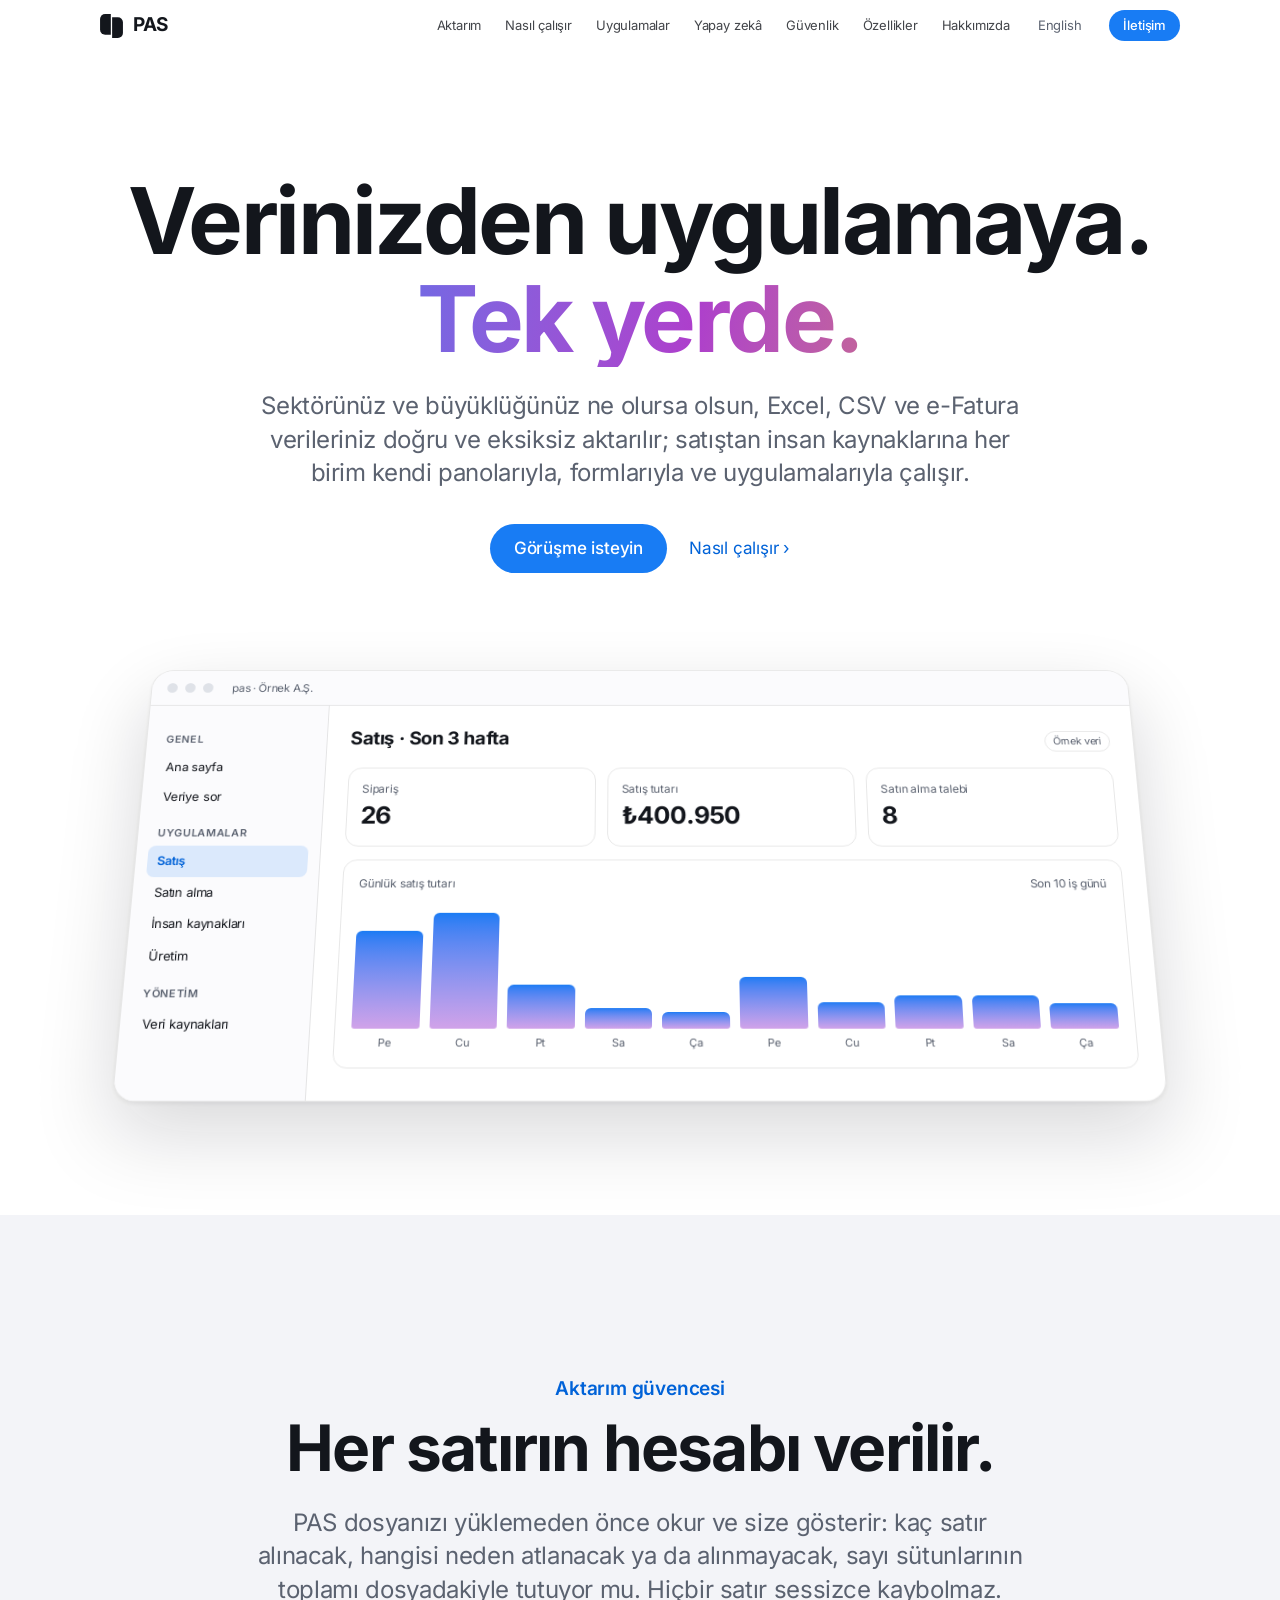
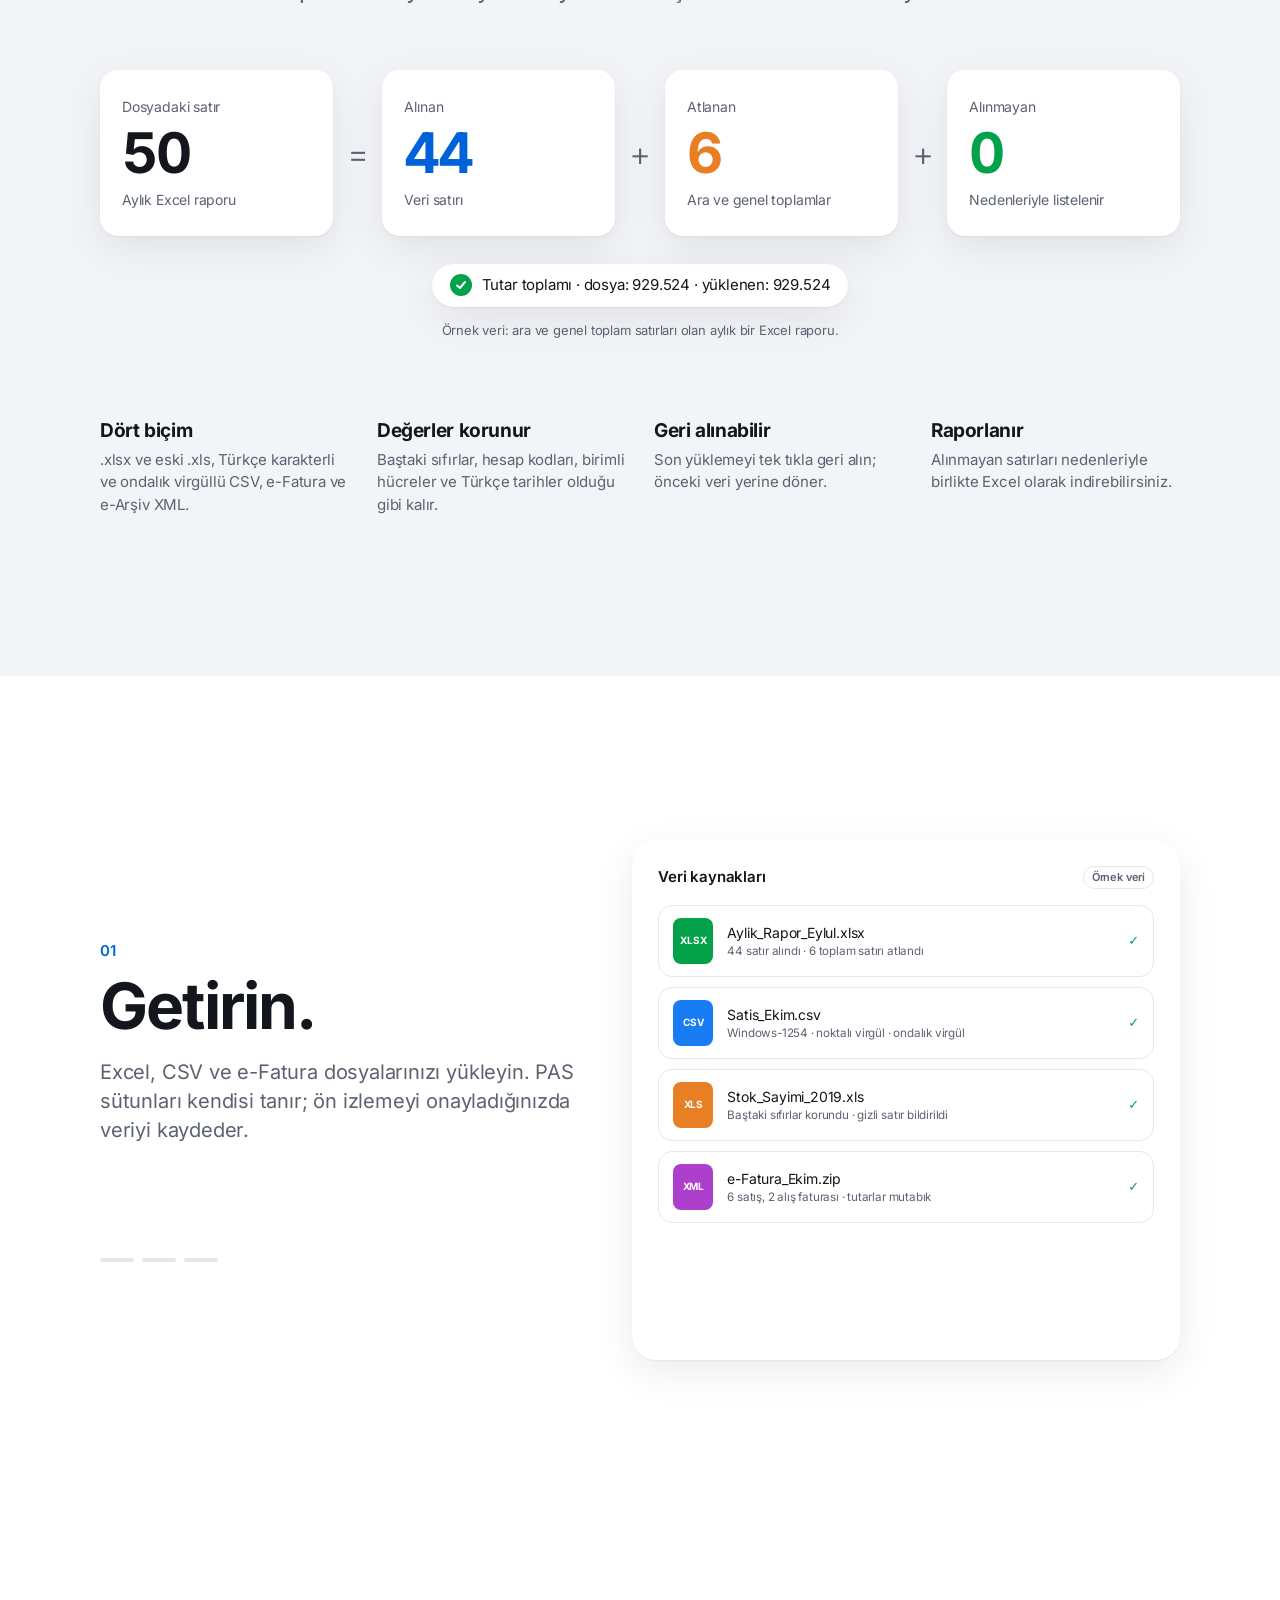
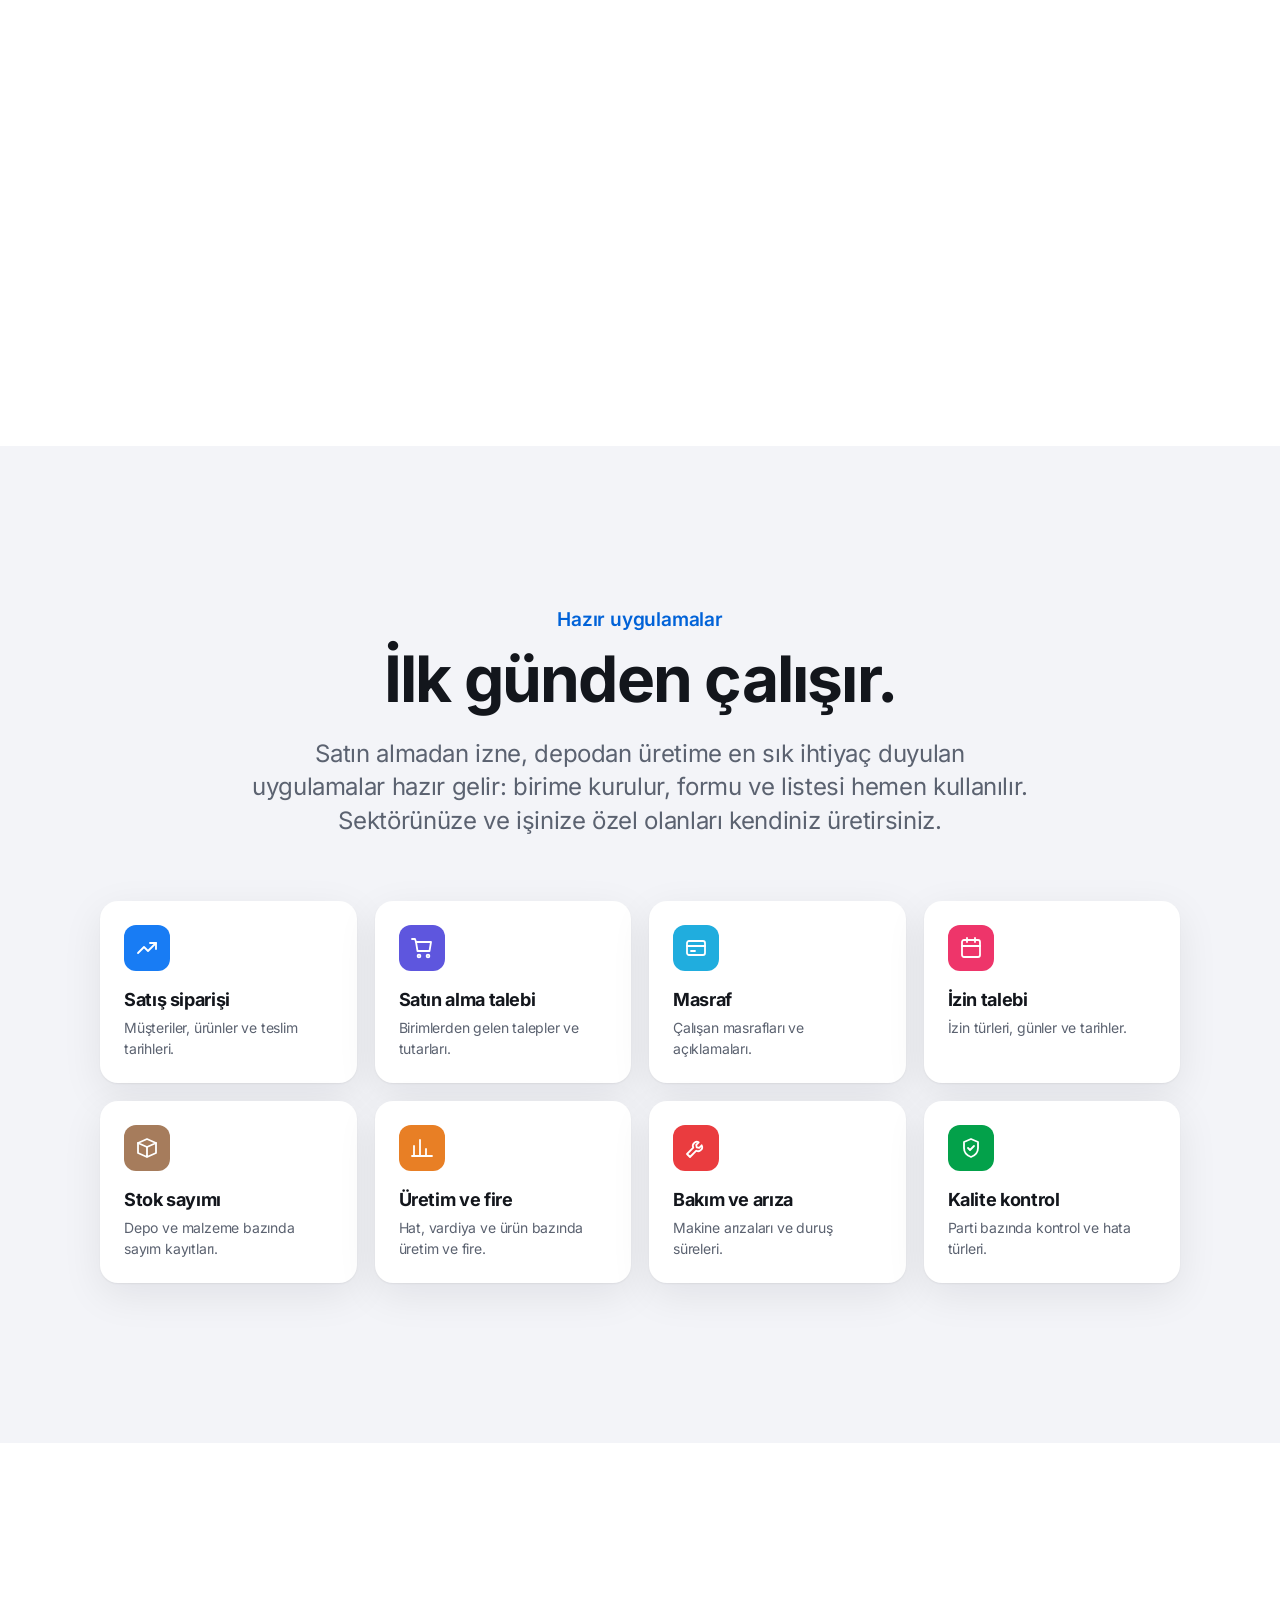
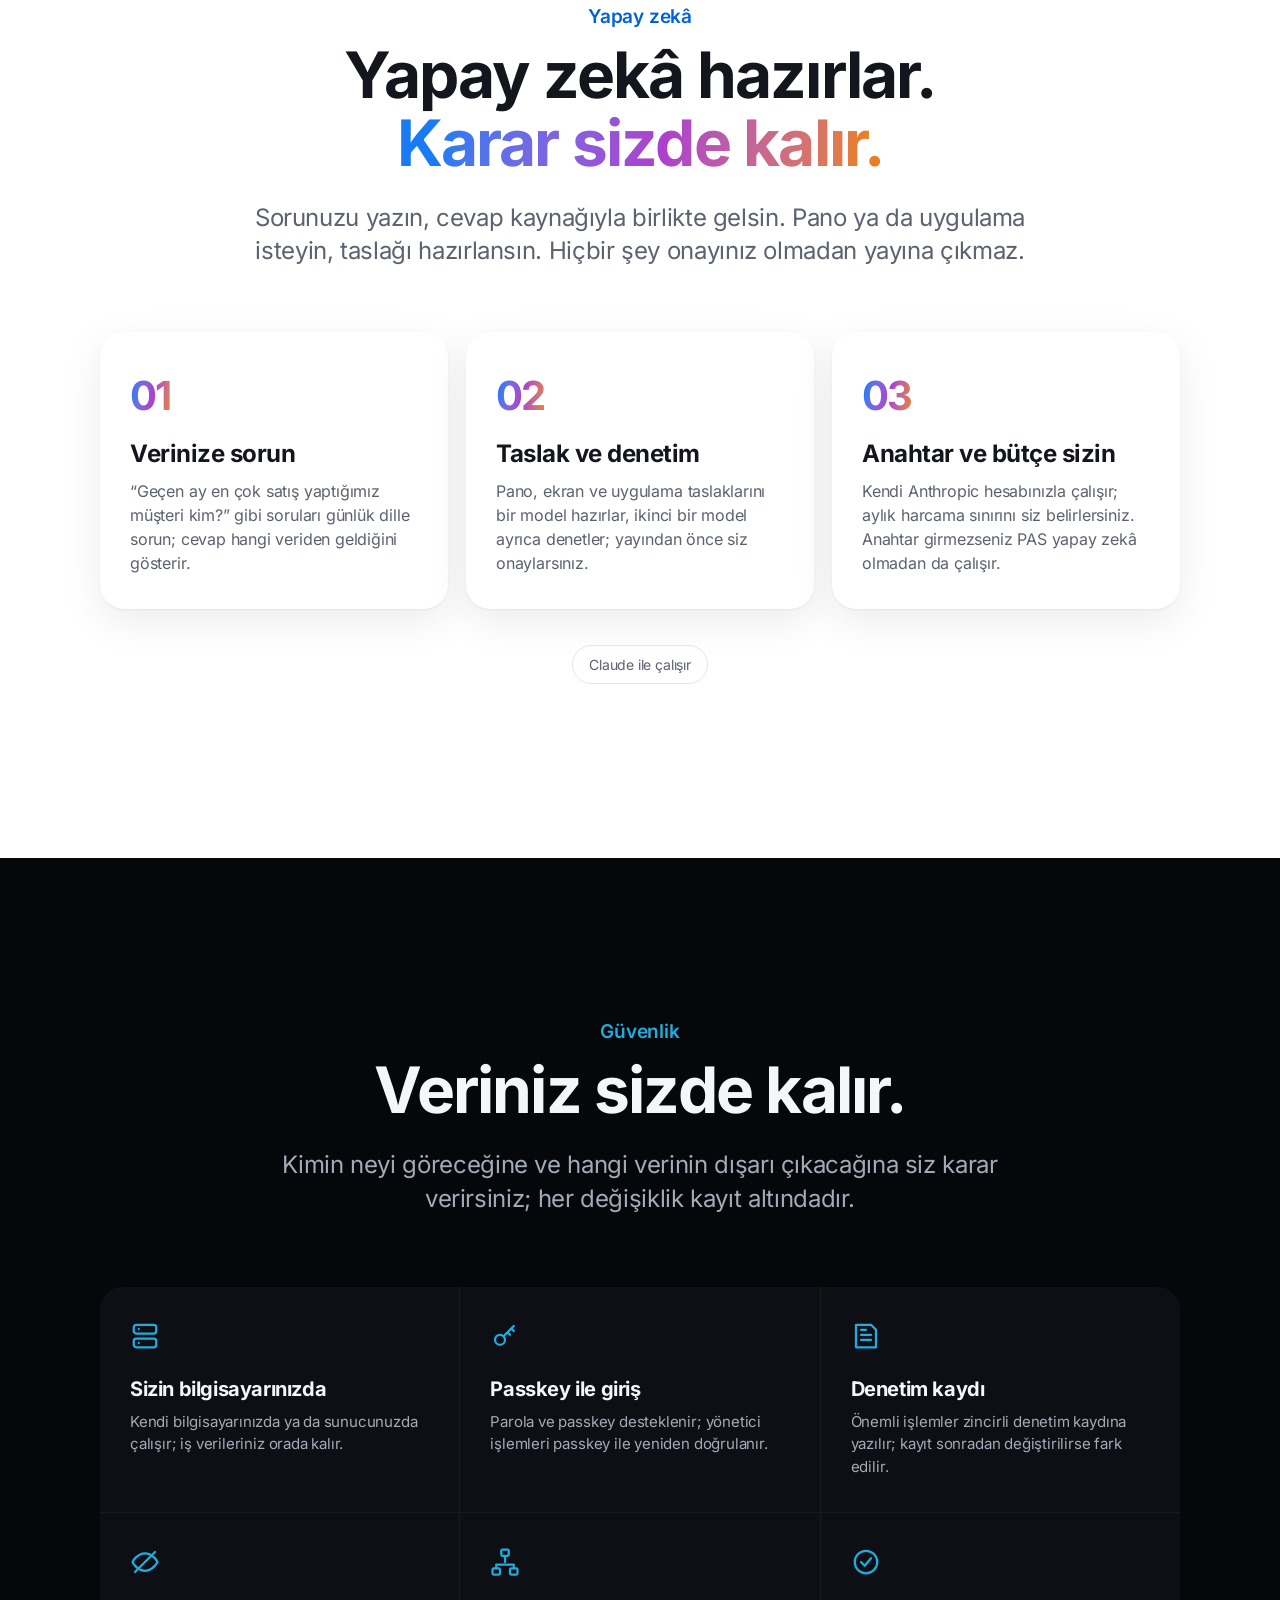
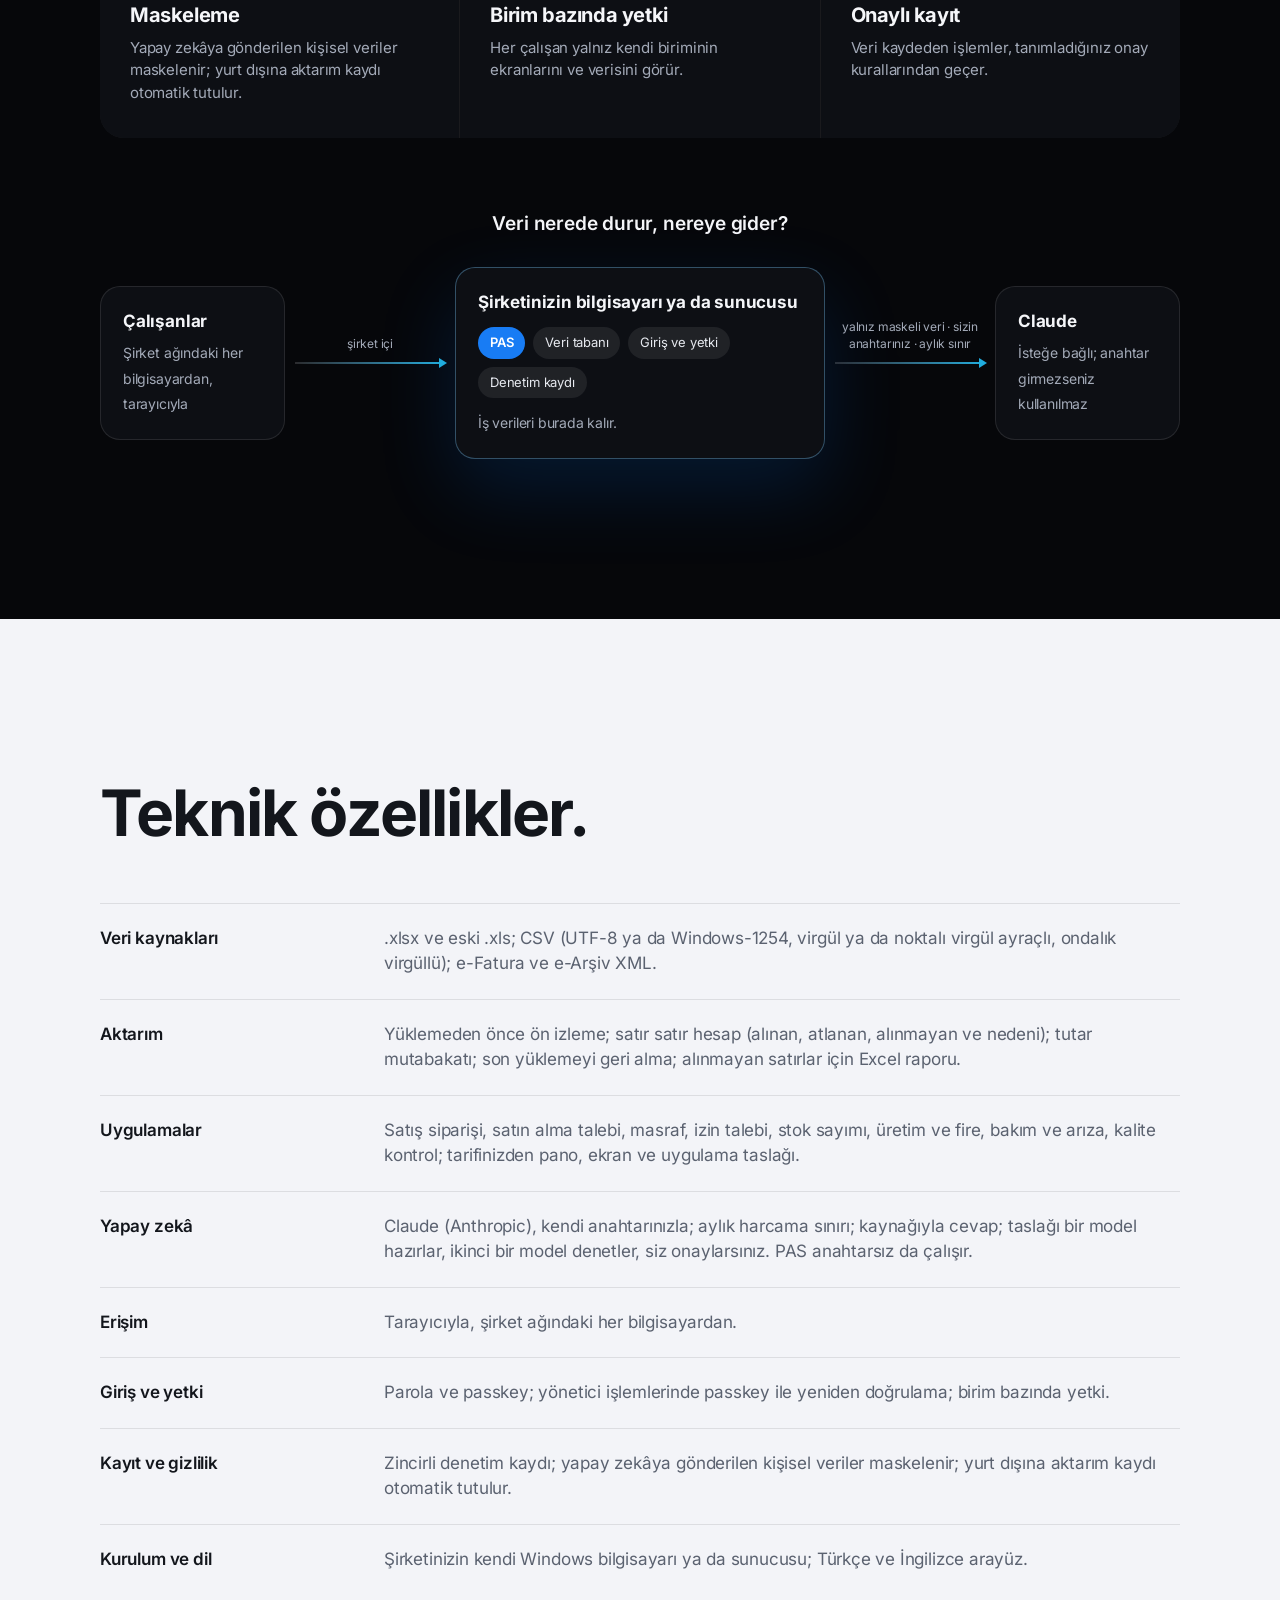
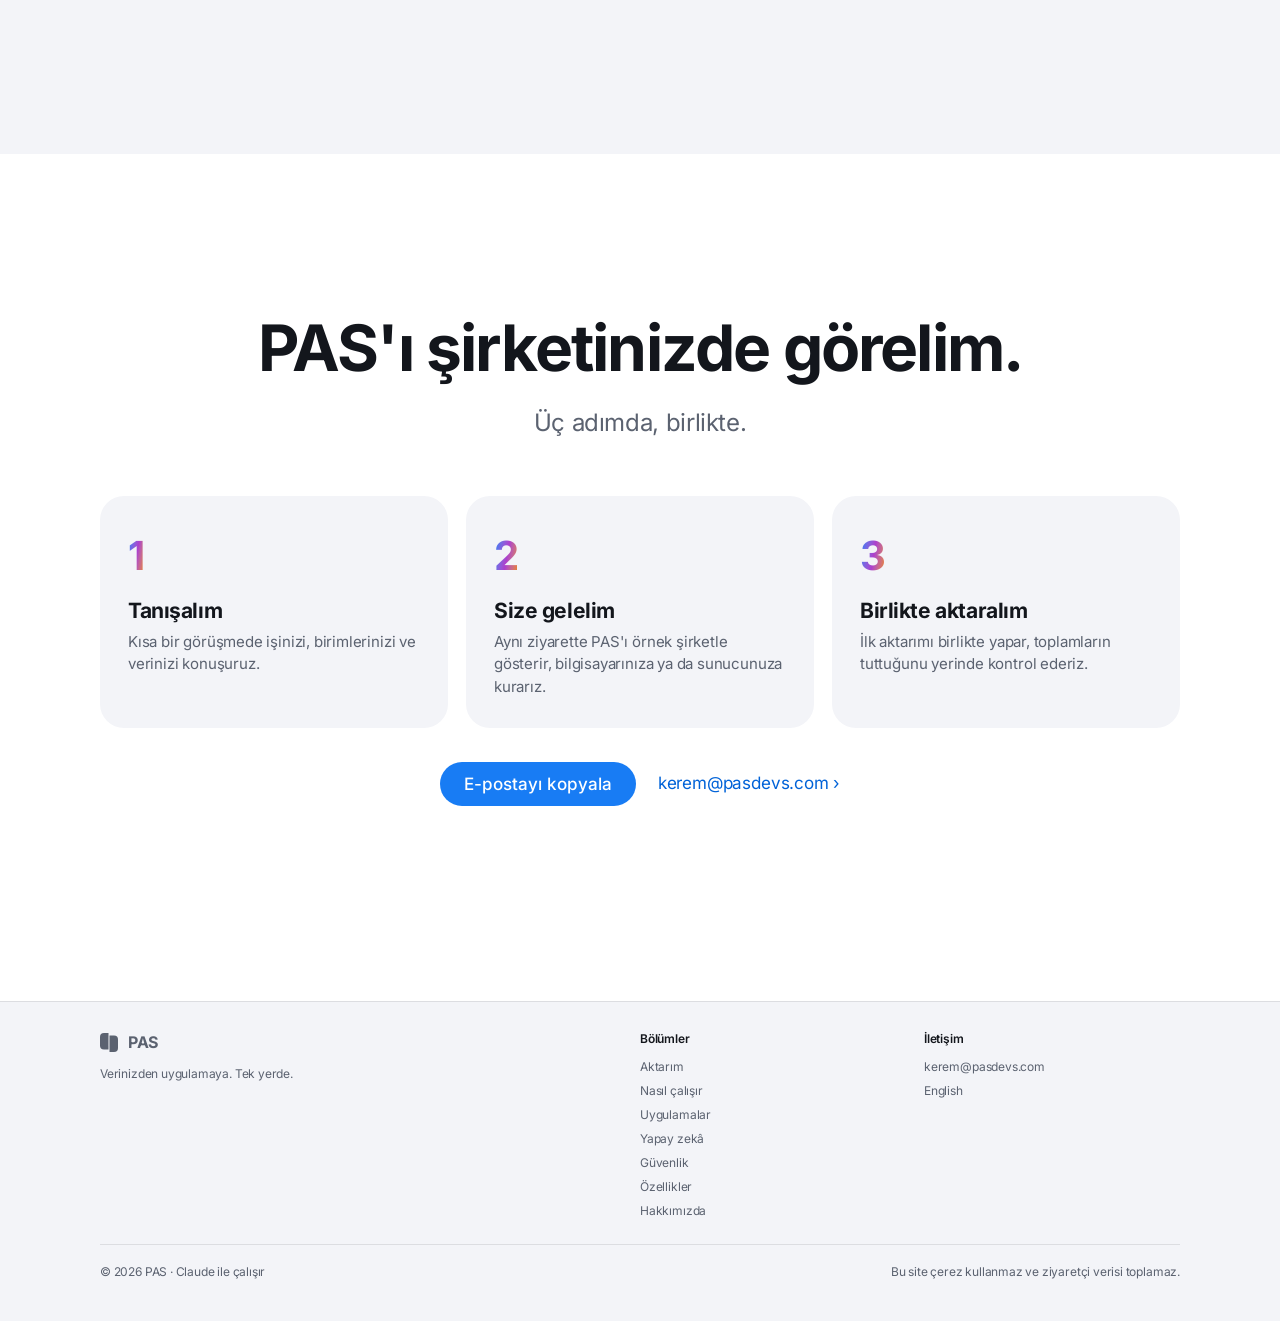
<file: index.html>
<!doctype html>
<html lang="tr">
<head>
<meta charset="utf-8">
<meta name="viewport" content="width=device-width, initial-scale=1">
<title>PAS — Verinizden uygulamaya</title>
<meta name="description" content="PAS, şirketinizin Excel, CSV ve e-Fatura verisini doğru ve eksiksiz aktarır; her birim için panolara, formlara ve uygulamalara dönüştürür. Kendi bilgisayarınızda ya da sunucunuzda çalışır.">
<link rel="canonical" href="https://pasdevs.com/">
<link rel="alternate" hreflang="tr" href="https://pasdevs.com/">
<link rel="alternate" hreflang="en" href="https://pasdevs.com/en/">
<link rel="alternate" hreflang="x-default" href="https://pasdevs.com/">
<meta property="og:type" content="website">
<meta property="og:title" content="PAS — Verinizden uygulamaya">
<meta property="og:description" content="PAS, şirketinizin Excel, CSV ve e-Fatura verisini doğru ve eksiksiz aktarır; her birim için panolara, formlara ve uygulamalara dönüştürür. Kendi bilgisayarınızda ya da sunucunuzda çalışır.">
<meta property="og:url" content="https://pasdevs.com/">
<meta property="og:image" content="https://pasdevs.com/assets/og.png">
<meta property="og:image:width" content="1200">
<meta property="og:image:height" content="630">
<meta name="twitter:card" content="summary_large_image">
<meta name="theme-color" content="#ffffff">
<link rel="icon" href="assets/simge.svg" type="image/svg+xml">
<link rel="icon" href="assets/simge-32.png" sizes="32x32" type="image/png">
<link rel="apple-touch-icon" href="assets/apple-touch-icon.png">
<link rel="preload" href="assets/fonts/inter-latin-wght-normal.woff2" as="font" type="font/woff2" crossorigin>
<link rel="stylesheet" href="assets/site.css?v=6edd09432f">
<script src="assets/site.js?v=21319dc199" defer></script>
<script type="application/ld+json">{"@context":"https://schema.org","@type":"Organization","name":"PAS","url":"https://pasdevs.com/","logo":"https://pasdevs.com/assets/apple-touch-icon.png","email":"kerem@pasdevs.com","founder":{"@type":"Person","name":"Şamil Kerem Yapar"},"address":{"@type":"PostalAddress","addressLocality":"İstanbul","addressCountry":"TR"}}</script>
</head>
<body>
<a class="atla" href="#icerik">İçeriğe geç</a>

<header class="ust">
  <div class="kap">
    <a class="logo" href="/" aria-label="PAS">
      <svg viewBox="31 20 450 472" aria-hidden="true"><path d="M243 20H131A100 100 0 0 0 31 120v210a100 100 0 0 0 100 100h112z"/><path d="M268 82h113a100 100 0 0 1 100 100v210a100 100 0 0 1-100 100H268z"/></svg>
      PAS
    </a>
    <nav id="ana-menu" aria-label="Ana menü">
      <a href="#aktarim">Aktarım</a>
      <a href="#nasil">Nasıl çalışır</a>
      <a href="#uygulamalar">Uygulamalar</a>
      <a href="#yapay-zeka">Yapay zekâ</a>
      <a href="#guvenlik">Güvenlik</a>
      <a href="#ozellikler">Özellikler</a>
      <a href="/hakkimizda/">Hakkımızda</a>
    </nav>
    <a class="dil" href="/en/" hreflang="en" lang="en">English</a>
    <a class="dugme-kucuk" href="#iletisim">İletişim</a>
    <button class="menu-dugme" type="button" aria-controls="ana-menu" aria-expanded="false" aria-label="Menüyü aç"><span></span><span></span></button>
  </div>
</header>

<main id="icerik">
<!-- açılış -->
<section class="acilis">
  <div class="kap">
    <h1 class="belir"><span class="satir">Verinizden uygulamaya.</span><span class="satir renkli">Tek yerde.</span></h1>
    <p class="giris belir" style="--i:2">Sektörünüz ve büyüklüğünüz ne olursa olsun, Excel, CSV ve e-Fatura verileriniz doğru ve eksiksiz aktarılır; satıştan insan kaynaklarına her birim kendi panolarıyla, formlarıyla ve uygulamalarıyla çalışır.</p>
    <div class="dugmeler belir" style="--i:3">
      <a class="dugme" href="#iletisim">Görüşme isteyin</a>
      <a class="bag" href="#nasil">Nasıl çalışır</a>
    </div>
  </div>
  <div class="sahne" aria-hidden="true">
    <div class="pencere">
      <div class="pencere-ust"><i></i><i></i><i></i><span>pas · Örnek A.Ş.</span></div>
      <div class="pencere-govde">
        <div class="yan">
          <b>Genel</b>
          <a>Ana sayfa</a>
          <a>Veriye sor</a>
          <b>Uygulamalar</b>
          <a class="secili">Satış</a>
          <a>Satın alma</a>
          <a>İnsan kaynakları</a>
          <a>Üretim</a>
          <b>Yönetim</b>
          <a>Veri kaynakları</a>
        </div>
        <div class="ana">
          <div class="ana-baslik"><strong>Satış · Son 3 hafta</strong><span class="etiket">Örnek veri</span></div>
          <div class="kpi">
            <div><small>Sipariş</small><strong>26</strong></div>
            <div><small>Satış tutarı</small><strong>₺400.950</strong></div>
            <div><small>Satın alma talebi</small><strong>8</strong></div>
          </div>
          <div class="grafik">
            <div class="grafik-baslik"><span>Günlük satış tutarı</span><span>Son 10 iş günü</span></div>
            <div class="cubuklar">
              <span class="cubuk" style="--h:78;--i:0"></span>
              <span class="cubuk" style="--h:92;--i:1"></span>
              <span class="cubuk" style="--h:35;--i:2"></span>
              <span class="cubuk" style="--h:16;--i:3"></span>
              <span class="cubuk" style="--h:13;--i:4"></span>
              <span class="cubuk" style="--h:41;--i:5"></span>
              <span class="cubuk" style="--h:21;--i:6"></span>
              <span class="cubuk" style="--h:26;--i:7"></span>
              <span class="cubuk" style="--h:26;--i:8"></span>
              <span class="cubuk" style="--h:20;--i:9"></span>
            </div>
            <div class="gunler"><span>Pe</span><span>Cu</span><span>Pt</span><span>Sa</span><span>Ça</span><span>Pe</span><span>Cu</span><span>Pt</span><span>Sa</span><span>Ça</span></div>
          </div>
        </div>
      </div>
    </div>
  </div>
</section>

<!-- aktarım güvencesi -->
<section class="bolum gri ortali" id="aktarim">
  <div class="kap">
    <p class="ust-baslik belir">Aktarım güvencesi</p>
    <h2 class="belir" style="--i:1">Her satırın hesabı verilir.</h2>
    <p class="giris belir" style="--i:2">PAS dosyanızı yüklemeden önce okur ve size gösterir: kaç satır alınacak, hangisi neden atlanacak ya da alınmayacak, sayı sütunlarının toplamı dosyadakiyle tutuyor mu. Hiçbir satır sessizce kaybolmaz.</p>
    <div class="denklem" data-gozle>
      <div class="kutu belir" style="--i:0"><small>Dosyadaki satır</small><strong data-say="50">0</strong><p>Aylık Excel raporu</p></div>
      <span class="isaret belir" style="--i:1">=</span>
      <div class="kutu mavi belir" style="--i:2"><small>Alınan</small><strong data-say="44">0</strong><p>Veri satırı</p></div>
      <span class="isaret belir" style="--i:3">+</span>
      <div class="kutu turuncu belir" style="--i:4"><small>Atlanan</small><strong data-say="6">0</strong><p>Ara ve genel toplamlar</p></div>
      <span class="isaret belir" style="--i:5">+</span>
      <div class="kutu yesil belir" style="--i:6"><small>Alınmayan</small><strong data-say="0">0</strong><p>Nedenleriyle listelenir</p></div>
    </div>
    <div class="belir" style="--i:7">
      <p class="mutabakat"><span class="tik"><svg width="12" height="12" viewBox="0 0 12 12" aria-hidden="true"><path d="M2 6.5 5 9l5-6" fill="none" stroke="#fff" stroke-width="2" stroke-linecap="round" stroke-linejoin="round"/></svg></span>Tutar toplamı · dosya: 929.524 · yüklenen: 929.524</p>
      <p class="dipnot">Örnek veri: ara ve genel toplam satırları olan aylık bir Excel raporu.</p>
    </div>
    <div class="ozellikler">
      <div class="belir" style="--i:0"><h3>Dört biçim</h3><p>.xlsx ve eski .xls, Türkçe karakterli ve ondalık virgüllü CSV, e-Fatura ve e-Arşiv XML.</p></div>
      <div class="belir" style="--i:1"><h3>Değerler korunur</h3><p>Baştaki sıfırlar, hesap kodları, birimli hücreler ve Türkçe tarihler olduğu gibi kalır.</p></div>
      <div class="belir" style="--i:2"><h3>Geri alınabilir</h3><p>Son yüklemeyi tek tıkla geri alın; önceki veri yerine döner.</p></div>
      <div class="belir" style="--i:3"><h3>Raporlanır</h3><p>Alınmayan satırları nedenleriyle birlikte Excel olarak indirebilirsiniz.</p></div>
    </div>
  </div>
</section>

<!-- nasıl çalışır: yapışkan anlatım -->
<section class="anlatim" id="nasil" aria-label="Nasıl çalışır">
  <div class="anlatim-sahne">
    <div>
      <div class="adimlar">
        <div class="adim etkin"><span class="no">01</span><h2>Getirin.</h2><p>Excel, CSV ve e-Fatura dosyalarınızı yükleyin. PAS sütunları kendisi tanır; ön izlemeyi onayladığınızda veriyi kaydeder.</p></div>
        <div class="adim"><span class="no">02</span><h2>Kurun ya da üretin.</h2><p>Hazır uygulamaları tek tıkla birimlerinize kurun. Farklı bir ihtiyacınız varsa tarif edin; PAS pano, ekran ya da uygulama taslağını hazırlasın.</p></div>
        <div class="adim"><span class="no">03</span><h2>Herkes kendi işini görsün.</h2><p>Her birim yalnız kendi ekranlarını, formlarını ve raporlarını görür. Yetkiler birim bazında verilir; kimin neyi değiştirdiği kaydedilir.</p></div>
      </div>
      <div class="ilerleme" aria-hidden="true"><i></i><i></i><i></i></div>
    </div>
    <div class="gorsel" aria-hidden="true">
      <div class="panel etkin">
        <div class="panel-baslik"><span>Veri kaynakları</span><span class="etiket">Örnek veri</span></div>
        <div class="dosyalar">
          <div class="dosya"><span class="tur" style="background:oklch(0.62 0.17 150)">XLSX</span><div>Aylik_Rapor_Eylul.xlsx<small>44 satır alındı · 6 toplam satırı atlandı</small></div><span class="durum">✓</span></div>
          <div class="dosya"><span class="tur" style="background:oklch(0.6 0.2 257)">CSV</span><div>Satis_Ekim.csv<small>Windows-1254 · noktalı virgül · ondalık virgül</small></div><span class="durum">✓</span></div>
          <div class="dosya"><span class="tur" style="background:oklch(0.7 0.16 55)">XLS</span><div>Stok_Sayimi_2019.xls<small>Baştaki sıfırlar korundu · gizli satır bildirildi</small></div><span class="durum">✓</span></div>
          <div class="dosya"><span class="tur" style="background:oklch(0.58 0.22 318)">XML</span><div>e-Fatura_Ekim.zip<small>6 satış, 2 alış faturası · tutarlar mutabık</small></div><span class="durum">✓</span></div>
        </div>
      </div>
      <div class="panel">
        <div class="panel-baslik"><span>Uygulamalar</span></div>
        <div class="magaza-mini">
          <div><span class="simge" style="background:oklch(0.6 0.2 257)"><svg viewBox="0 0 24 24" fill="none" stroke="currentColor" stroke-width="1.8" stroke-linecap="round" stroke-linejoin="round" aria-hidden="true"><path d="M3 17 9 11l4 4 8-8"/><path d="M15 7h6v6"/></svg></span><b>Satış siparişi</b><small>Satış birimi</small><br><span class="kur">Kurulu</span></div>
          <div><span class="simge" style="background:oklch(0.7 0.13 228)"><svg viewBox="0 0 24 24" fill="none" stroke="currentColor" stroke-width="1.8" stroke-linecap="round" stroke-linejoin="round" aria-hidden="true"><rect x="3" y="5" width="18" height="14" rx="2"/><path d="M3 10h18M7 15h4"/></svg></span><b>Masraf</b><small>Finans birimi</small><br><span class="kur">Kur</span></div>
          <div><span class="simge" style="background:oklch(0.63 0.22 10)"><svg viewBox="0 0 24 24" fill="none" stroke="currentColor" stroke-width="1.8" stroke-linecap="round" stroke-linejoin="round" aria-hidden="true"><rect x="3" y="4" width="18" height="17" rx="2"/><path d="M8 2v4M16 2v4M3 10h18"/></svg></span><b>İzin talebi</b><small>İnsan kaynakları</small><br><span class="kur">Kur</span></div>
          <div><span class="simge" style="background:linear-gradient(135deg,oklch(0.6 0.2 257),oklch(0.58 0.22 318))"><svg viewBox="0 0 24 24" fill="none" stroke="currentColor" stroke-width="1.8" stroke-linecap="round" stroke-linejoin="round" aria-hidden="true"><path d="m12 3 1.9 4.6L18.5 9l-4.6 1.9L12 15.5l-1.9-4.6L5.5 9l4.6-1.4z"/><path d="M19 15l.8 2 2 .8-2 .8-.8 2-.8-2-2-.8 2-.8z"/></svg></span><b>Müşteri ziyaret formu</b><small>Tarifinizden taslak</small><br><span class="kur">Üret</span></div>
        </div>
      </div>
      <div class="panel">
        <div class="panel-baslik"><span>Birimler</span></div>
        <div class="birimler">
          <div style="background:linear-gradient(160deg,oklch(0.6 0.2 257),oklch(0.52 0.2 265))"><b>Satış</b><span>Siparişler ve faturalar</span></div>
          <div style="background:linear-gradient(160deg,oklch(0.62 0.17 150),oklch(0.55 0.15 165))"><b>İnsan kaynakları</b><span>İzin ve masraf</span></div>
          <div style="background:linear-gradient(160deg,oklch(0.7 0.16 55),oklch(0.62 0.18 40))"><b>Üretim</b><span>İş emirleri ve fire</span></div>
        </div>
      </div>
    </div>
  </div>
</section>

<!-- hazır uygulamalar -->
<section class="bolum gri ortali" id="uygulamalar">
  <div class="kap">
    <p class="ust-baslik belir">Hazır uygulamalar</p>
    <h2 class="belir" style="--i:1">İlk günden çalışır.</h2>
    <p class="giris belir" style="--i:2">Satın almadan izne, depodan üretime en sık ihtiyaç duyulan uygulamalar hazır gelir: birime kurulur, formu ve listesi hemen kullanılır. Sektörünüze ve işinize özel olanları kendiniz üretirsiniz.</p>
    <div class="izgara">
      <div class="uygulama belir" style="--i:0"><span class="simge" style="background:oklch(0.6 0.2 257)"><svg viewBox="0 0 24 24" fill="none" stroke="currentColor" stroke-width="1.8" stroke-linecap="round" stroke-linejoin="round" aria-hidden="true"><path d="M3 17 9 11l4 4 8-8"/><path d="M15 7h6v6"/></svg></span><h3>Satış siparişi</h3><p>Müşteriler, ürünler ve teslim tarihleri.</p></div>
      <div class="uygulama belir" style="--i:1"><span class="simge" style="background:oklch(0.54 0.2 280)"><svg viewBox="0 0 24 24" fill="none" stroke="currentColor" stroke-width="1.8" stroke-linecap="round" stroke-linejoin="round" aria-hidden="true"><path d="M6 6h15l-1.5 9h-12z"/><path d="M6 6 5 3H2"/><circle cx="9" cy="20" r="1.4"/><circle cx="18" cy="20" r="1.4"/></svg></span><h3>Satın alma talebi</h3><p>Birimlerden gelen talepler ve tutarları.</p></div>
      <div class="uygulama belir" style="--i:2"><span class="simge" style="background:oklch(0.7 0.13 228)"><svg viewBox="0 0 24 24" fill="none" stroke="currentColor" stroke-width="1.8" stroke-linecap="round" stroke-linejoin="round" aria-hidden="true"><rect x="3" y="5" width="18" height="14" rx="2"/><path d="M3 10h18M7 15h4"/></svg></span><h3>Masraf</h3><p>Çalışan masrafları ve açıklamaları.</p></div>
      <div class="uygulama belir" style="--i:3"><span class="simge" style="background:oklch(0.63 0.22 10)"><svg viewBox="0 0 24 24" fill="none" stroke="currentColor" stroke-width="1.8" stroke-linecap="round" stroke-linejoin="round" aria-hidden="true"><rect x="3" y="4" width="18" height="17" rx="2"/><path d="M8 2v4M16 2v4M3 10h18"/></svg></span><h3>İzin talebi</h3><p>İzin türleri, günler ve tarihler.</p></div>
      <div class="uygulama belir" style="--i:4"><span class="simge" style="background:oklch(0.62 0.07 58)"><svg viewBox="0 0 24 24" fill="none" stroke="currentColor" stroke-width="1.8" stroke-linecap="round" stroke-linejoin="round" aria-hidden="true"><path d="m3 7 9-4 9 4-9 4-9-4Z"/><path d="M3 7v10l9 4 9-4V7M12 11v10"/></svg></span><h3>Stok sayımı</h3><p>Depo ve malzeme bazında sayım kayıtları.</p></div>
      <div class="uygulama belir" style="--i:5"><span class="simge" style="background:oklch(0.7 0.16 55)"><svg viewBox="0 0 24 24" fill="none" stroke="currentColor" stroke-width="1.8" stroke-linecap="round" stroke-linejoin="round" aria-hidden="true"><path d="M4 20V10M10 20V4M16 20v-7M22 20H2"/></svg></span><h3>Üretim ve fire</h3><p>Hat, vardiya ve ürün bazında üretim ve fire.</p></div>
      <div class="uygulama belir" style="--i:6"><span class="simge" style="background:oklch(0.62 0.21 25)"><svg viewBox="0 0 24 24" fill="none" stroke="currentColor" stroke-width="1.8" stroke-linecap="round" stroke-linejoin="round" aria-hidden="true"><path d="M14.7 6.3a4 4 0 0 0-5.4 5.4L3 18l3 3 6.3-6.3a4 4 0 0 0 5.4-5.4l-2.5 2.5-2.5-.5-.5-2.5z"/></svg></span><h3>Bakım ve arıza</h3><p>Makine arızaları ve duruş süreleri.</p></div>
      <div class="uygulama belir" style="--i:7"><span class="simge" style="background:oklch(0.62 0.17 150)"><svg viewBox="0 0 24 24" fill="none" stroke="currentColor" stroke-width="1.8" stroke-linecap="round" stroke-linejoin="round" aria-hidden="true"><path d="M12 3 5 6v6c0 4.5 3 7.5 7 9 4-1.5 7-4.5 7-9V6z"/><path d="m9 12 2 2 4-4"/></svg></span><h3>Kalite kontrol</h3><p>Parti bazında kontrol ve hata türleri.</p></div>
    </div>
  </div>
</section>

<!-- yapay zekâ -->
<section class="bolum ortali" id="yapay-zeka">
  <div class="kap">
    <p class="ust-baslik belir">Yapay zekâ</p>
    <h2 class="belir" style="--i:1">Yapay zekâ hazırlar.<br><span class="renkli">Karar sizde kalır.</span></h2>
    <p class="giris belir" style="--i:2">Sorunuzu yazın, cevap kaynağıyla birlikte gelsin. Pano ya da uygulama isteyin, taslağı hazırlansın. Hiçbir şey onayınız olmadan yayına çıkmaz.</p>
    <div class="kartlar">
      <div class="kart belir" style="--i:0"><span class="no renkli">01</span><h3>Verinize sorun</h3><p>“Geçen ay en çok satış yaptığımız müşteri kim?” gibi soruları günlük dille sorun; cevap hangi veriden geldiğini gösterir.</p></div>
      <div class="kart belir" style="--i:1"><span class="no renkli">02</span><h3>Taslak ve denetim</h3><p>Pano, ekran ve uygulama taslaklarını bir model hazırlar, ikinci bir model ayrıca denetler; yayından önce siz onaylarsınız.</p></div>
      <div class="kart belir" style="--i:2"><span class="no renkli">03</span><h3>Anahtar ve bütçe sizin</h3><p>Kendi Anthropic hesabınızla çalışır; aylık harcama sınırını siz belirlersiniz. Anahtar girmezseniz PAS yapay zekâ olmadan da çalışır.</p></div>
    </div>
    <p class="rozet belir">Claude ile çalışır</p>
  </div>
</section>

<!-- güvenlik -->
<section class="bolum koyu ortali" id="guvenlik">
  <div class="kap">
    <p class="ust-baslik belir">Güvenlik</p>
    <h2 class="belir" style="--i:1">Veriniz sizde kalır.</h2>
    <p class="giris belir" style="--i:2">Kimin neyi göreceğine ve hangi verinin dışarı çıkacağına siz karar verirsiniz; her değişiklik kayıt altındadır.</p>
    <div class="guvence">
      <div class="belir" style="--i:0"><svg viewBox="0 0 24 24" fill="none" stroke="currentColor" stroke-width="1.8" stroke-linecap="round" stroke-linejoin="round" aria-hidden="true"><rect x="3" y="3" width="18" height="7" rx="2"/><rect x="3" y="14" width="18" height="7" rx="2"/><path d="M7 6.5h.01M7 17.5h.01"/></svg><h3>Sizin bilgisayarınızda</h3><p>Kendi bilgisayarınızda ya da sunucunuzda çalışır; iş verileriniz orada kalır.</p></div>
      <div class="belir" style="--i:1"><svg viewBox="0 0 24 24" fill="none" stroke="currentColor" stroke-width="1.8" stroke-linecap="round" stroke-linejoin="round" aria-hidden="true"><circle cx="8" cy="15" r="4"/><path d="m10.8 12.2 8.2-8.2M17 6l2 2M14 9l2 2"/></svg><h3>Passkey ile giriş</h3><p>Parola ve passkey desteklenir; yönetici işlemleri passkey ile yeniden doğrulanır.</p></div>
      <div class="belir" style="--i:2"><svg viewBox="0 0 24 24" fill="none" stroke="currentColor" stroke-width="1.8" stroke-linecap="round" stroke-linejoin="round" aria-hidden="true"><path d="M8 3h8l4 4v14H4V3z"/><path d="M8 11h8M8 15h8M8 7h4"/></svg><h3>Denetim kaydı</h3><p>Önemli işlemler zincirli denetim kaydına yazılır; kayıt sonradan değiştirilirse fark edilir.</p></div>
      <div class="belir" style="--i:3"><svg viewBox="0 0 24 24" fill="none" stroke="currentColor" stroke-width="1.8" stroke-linecap="round" stroke-linejoin="round" aria-hidden="true"><path d="M2 12s3.5-7 10-7 10 7 10 7-3.5 7-10 7S2 12 2 12z"/><path d="M4 20 20 4"/></svg><h3>Maskeleme</h3><p>Yapay zekâya gönderilen kişisel veriler maskelenir; yurt dışına aktarım kaydı otomatik tutulur.</p></div>
      <div class="belir" style="--i:4"><svg viewBox="0 0 24 24" fill="none" stroke="currentColor" stroke-width="1.8" stroke-linecap="round" stroke-linejoin="round" aria-hidden="true"><rect x="9" y="2" width="6" height="5" rx="1"/><rect x="2" y="17" width="6" height="5" rx="1"/><rect x="16" y="17" width="6" height="5" rx="1"/><path d="M12 7v5M5 17v-3h14v3"/></svg><h3>Birim bazında yetki</h3><p>Her çalışan yalnız kendi biriminin ekranlarını ve verisini görür.</p></div>
      <div class="belir" style="--i:5"><svg viewBox="0 0 24 24" fill="none" stroke="currentColor" stroke-width="1.8" stroke-linecap="round" stroke-linejoin="round" aria-hidden="true"><circle cx="12" cy="12" r="9"/><path d="m8 12 3 3 5-6"/></svg><h3>Onaylı kayıt</h3><p>Veri kaydeden işlemler, tanımladığınız onay kurallarından geçer.</p></div>
    </div>
    <figure class="sema belir" aria-labelledby="sema-baslik">
      <figcaption id="sema-baslik">Veri nerede durur, nereye gider?</figcaption>
      <div class="sema-akis">
        <div class="sema-uc"><b>Çalışanlar</b><span>Şirket ağındaki her bilgisayardan, tarayıcıyla</span></div>
        <div class="sema-ok"><span>şirket içi</span></div>
        <div class="sema-sunucu">
          <b>Şirketinizin bilgisayarı ya da sunucusu</b>
          <div class="sema-cipler"><span class="ana-cip">PAS</span><span>Veri tabanı</span><span>Giriş ve yetki</span><span>Denetim kaydı</span></div>
          <small>İş verileri burada kalır.</small>
        </div>
        <div class="sema-ok dis"><span>yalnız maskeli veri · sizin anahtarınız · aylık sınır</span></div>
        <div class="sema-uc"><b>Claude</b><span>İsteğe bağlı; anahtar girmezseniz kullanılmaz</span></div>
      </div>
    </figure>
  </div>
</section>

<!-- teknik özellikler -->
<section class="bolum gri" id="ozellikler">
  <div class="kap">
    <h2 class="belir">Teknik özellikler.</h2>
    <dl class="teknik">
      <div class="belir"><dt>Veri kaynakları</dt><dd>.xlsx ve eski .xls; CSV (UTF-8 ya da Windows-1254, virgül ya da noktalı virgül ayraçlı, ondalık virgüllü); e-Fatura ve e-Arşiv XML.</dd></div>
      <div class="belir"><dt>Aktarım</dt><dd>Yüklemeden önce ön izleme; satır satır hesap (alınan, atlanan, alınmayan ve nedeni); tutar mutabakatı; son yüklemeyi geri alma; alınmayan satırlar için Excel raporu.</dd></div>
      <div class="belir"><dt>Uygulamalar</dt><dd>Satış siparişi, satın alma talebi, masraf, izin talebi, stok sayımı, üretim ve fire, bakım ve arıza, kalite kontrol; tarifinizden pano, ekran ve uygulama taslağı.</dd></div>
      <div class="belir"><dt>Yapay zekâ</dt><dd>Claude (Anthropic), kendi anahtarınızla; aylık harcama sınırı; kaynağıyla cevap; taslağı bir model hazırlar, ikinci bir model denetler, siz onaylarsınız. PAS anahtarsız da çalışır.</dd></div>
      <div class="belir"><dt>Erişim</dt><dd>Tarayıcıyla, şirket ağındaki her bilgisayardan.</dd></div>
      <div class="belir"><dt>Giriş ve yetki</dt><dd>Parola ve passkey; yönetici işlemlerinde passkey ile yeniden doğrulama; birim bazında yetki.</dd></div>
      <div class="belir"><dt>Kayıt ve gizlilik</dt><dd>Zincirli denetim kaydı; yapay zekâya gönderilen kişisel veriler maskelenir; yurt dışına aktarım kaydı otomatik tutulur.</dd></div>
      <div class="belir"><dt>Kurulum ve dil</dt><dd>Şirketinizin kendi Windows bilgisayarı ya da sunucusu; Türkçe ve İngilizce arayüz.</dd></div>
    </dl>
  </div>
</section>

<!-- kapanış -->
<section class="bolum ortali kapanis" id="iletisim">
  <div class="kap">
    <h2 class="belir">PAS'ı şirketinizde görelim.</h2>
    <p class="giris belir" style="--i:1">Üç adımda, birlikte.</p>
    <ol class="surec">
      <li class="belir" style="--i:0"><span class="no renkli">1</span><h3>Tanışalım</h3><p>Kısa bir görüşmede işinizi, birimlerinizi ve verinizi konuşuruz.</p></li>
      <li class="belir" style="--i:1"><span class="no renkli">2</span><h3>Size gelelim</h3><p>Aynı ziyarette PAS'ı örnek şirketle gösterir, bilgisayarınıza ya da sunucunuza kurarız.</p></li>
      <li class="belir" style="--i:2"><span class="no renkli">3</span><h3>Birlikte aktaralım</h3><p>İlk aktarımı birlikte yapar, toplamların tuttuğunu yerinde kontrol ederiz.</p></li>
    </ol>
    <div class="dugmeler belir" style="--i:3">
      <button class="dugme kopyala" type="button" data-kopyala="kerem@pasdevs.com" data-tamam="E-posta adresi kopyalandı">E-postayı kopyala</button>
      <a class="bag" href="mailto:kerem@pasdevs.com">kerem@pasdevs.com</a>
    </div>
    <p class="kopya-durum" role="status" aria-live="polite"></p>
  </div>
</section>

</main>

<footer class="alt">
  <div class="kap alt-ust">
    <div>
      <a class="logo" href="/" aria-label="PAS"><svg viewBox="31 20 450 472" aria-hidden="true"><path d="M243 20H131A100 100 0 0 0 31 120v210a100 100 0 0 0 100 100h112z"/><path d="M268 82h113a100 100 0 0 1 100 100v210a100 100 0 0 1-100 100H268z"/></svg>PAS</a>
      <p>Verinizden uygulamaya. Tek yerde.</p>
    </div>
    <nav aria-label="Bölümler">
      <b>Bölümler</b>
      <a href="#aktarim">Aktarım</a>
      <a href="#nasil">Nasıl çalışır</a>
      <a href="#uygulamalar">Uygulamalar</a>
      <a href="#yapay-zeka">Yapay zekâ</a>
      <a href="#guvenlik">Güvenlik</a>
      <a href="#ozellikler">Özellikler</a>
      <a href="/hakkimizda/">Hakkımızda</a>
    </nav>
    <div>
      <b>İletişim</b>
      <a href="mailto:kerem@pasdevs.com">kerem@pasdevs.com</a>
      <a href="/en/" hreflang="en" lang="en">English</a>
    </div>
  </div>
  <div class="kap alt-son">
    <span>© 2026 PAS · Claude ile çalışır</span>
    <span>Bu site çerez kullanmaz ve ziyaretçi verisi toplamaz.</span>
  </div>
</footer>
</body>
</html>
</file>
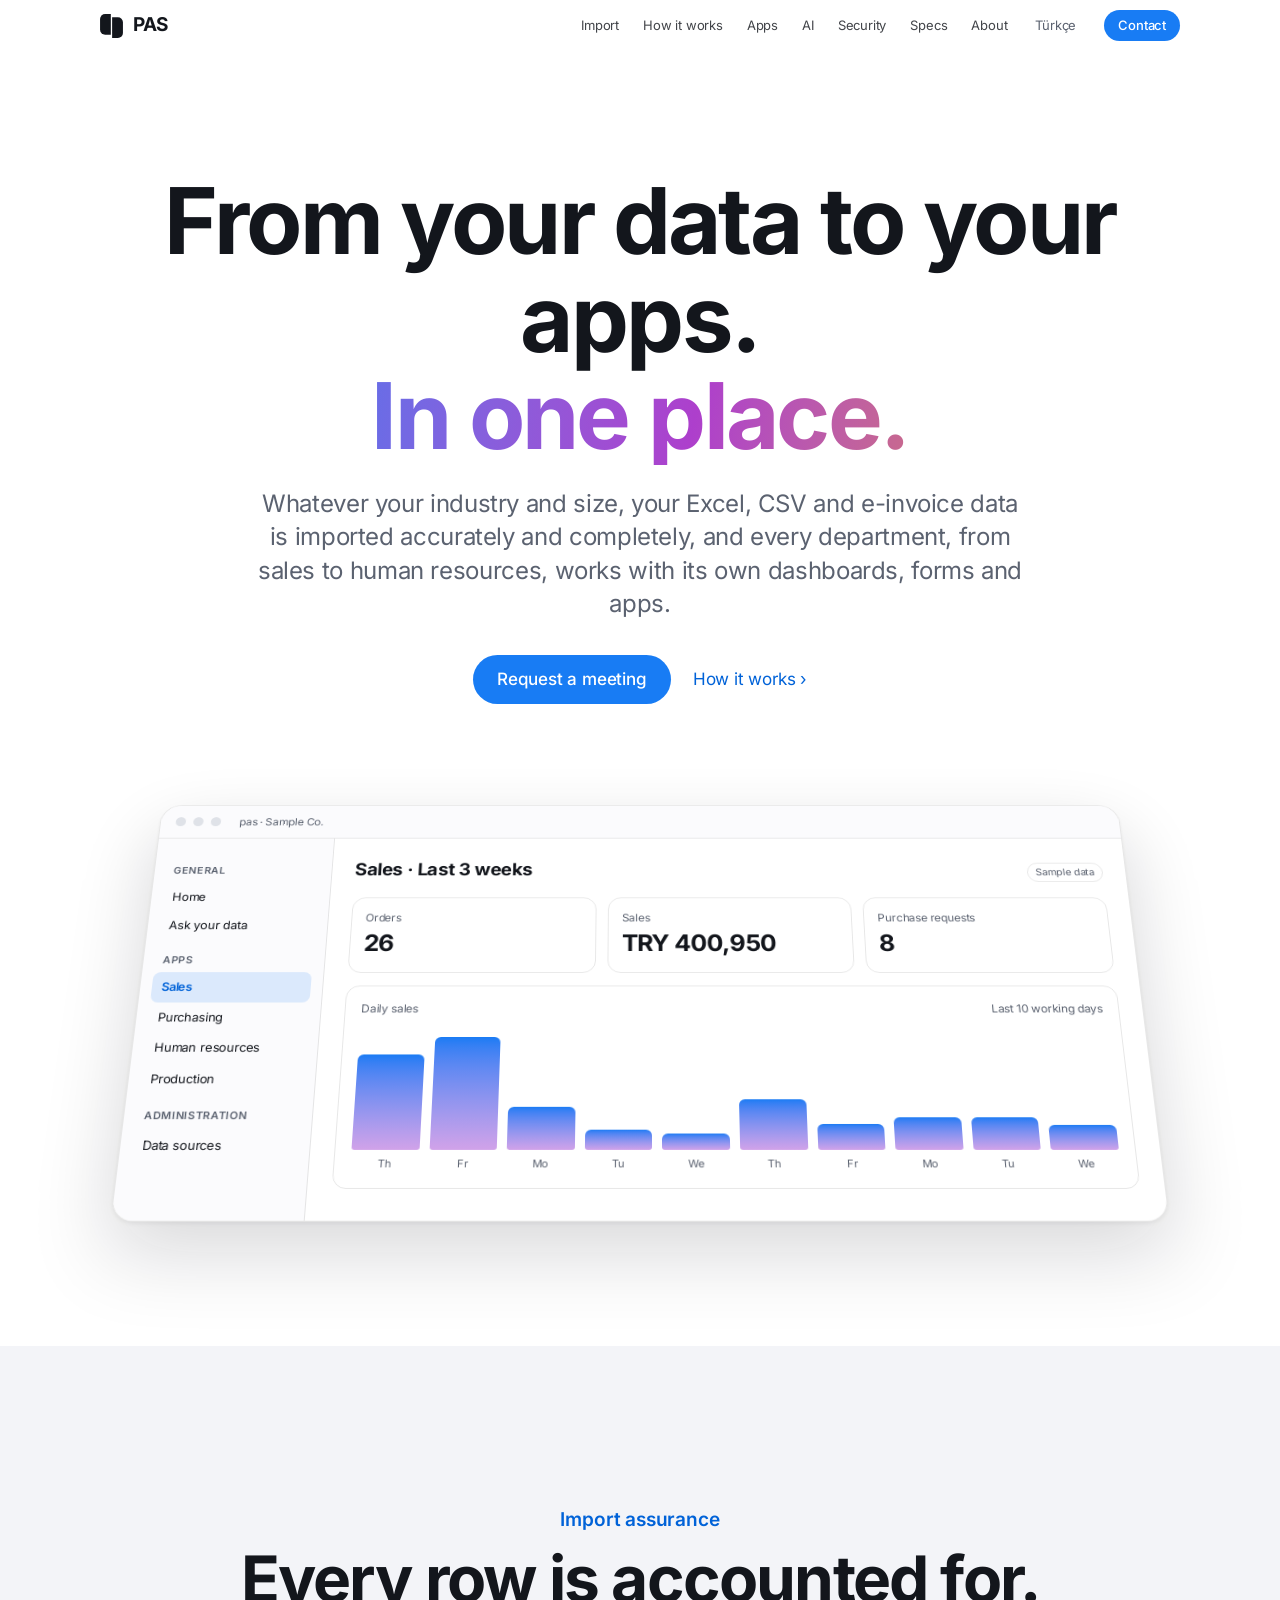
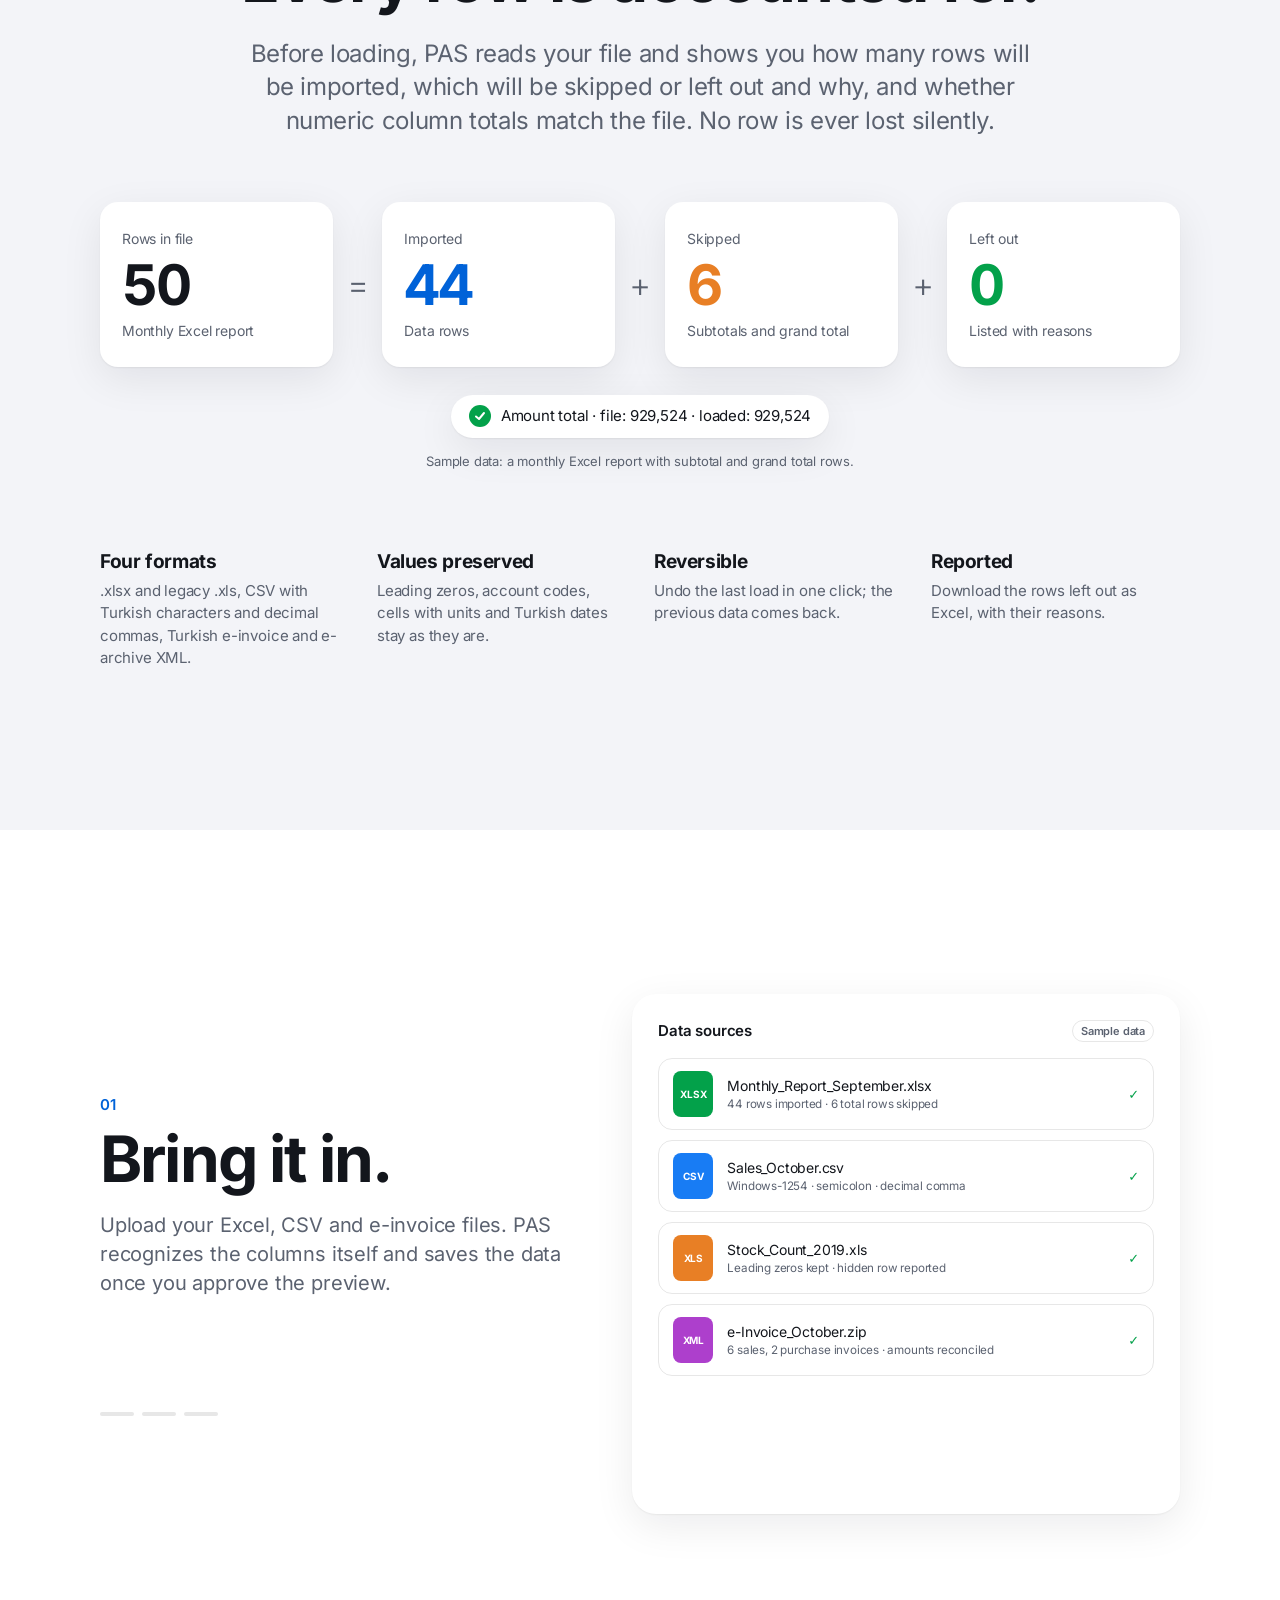
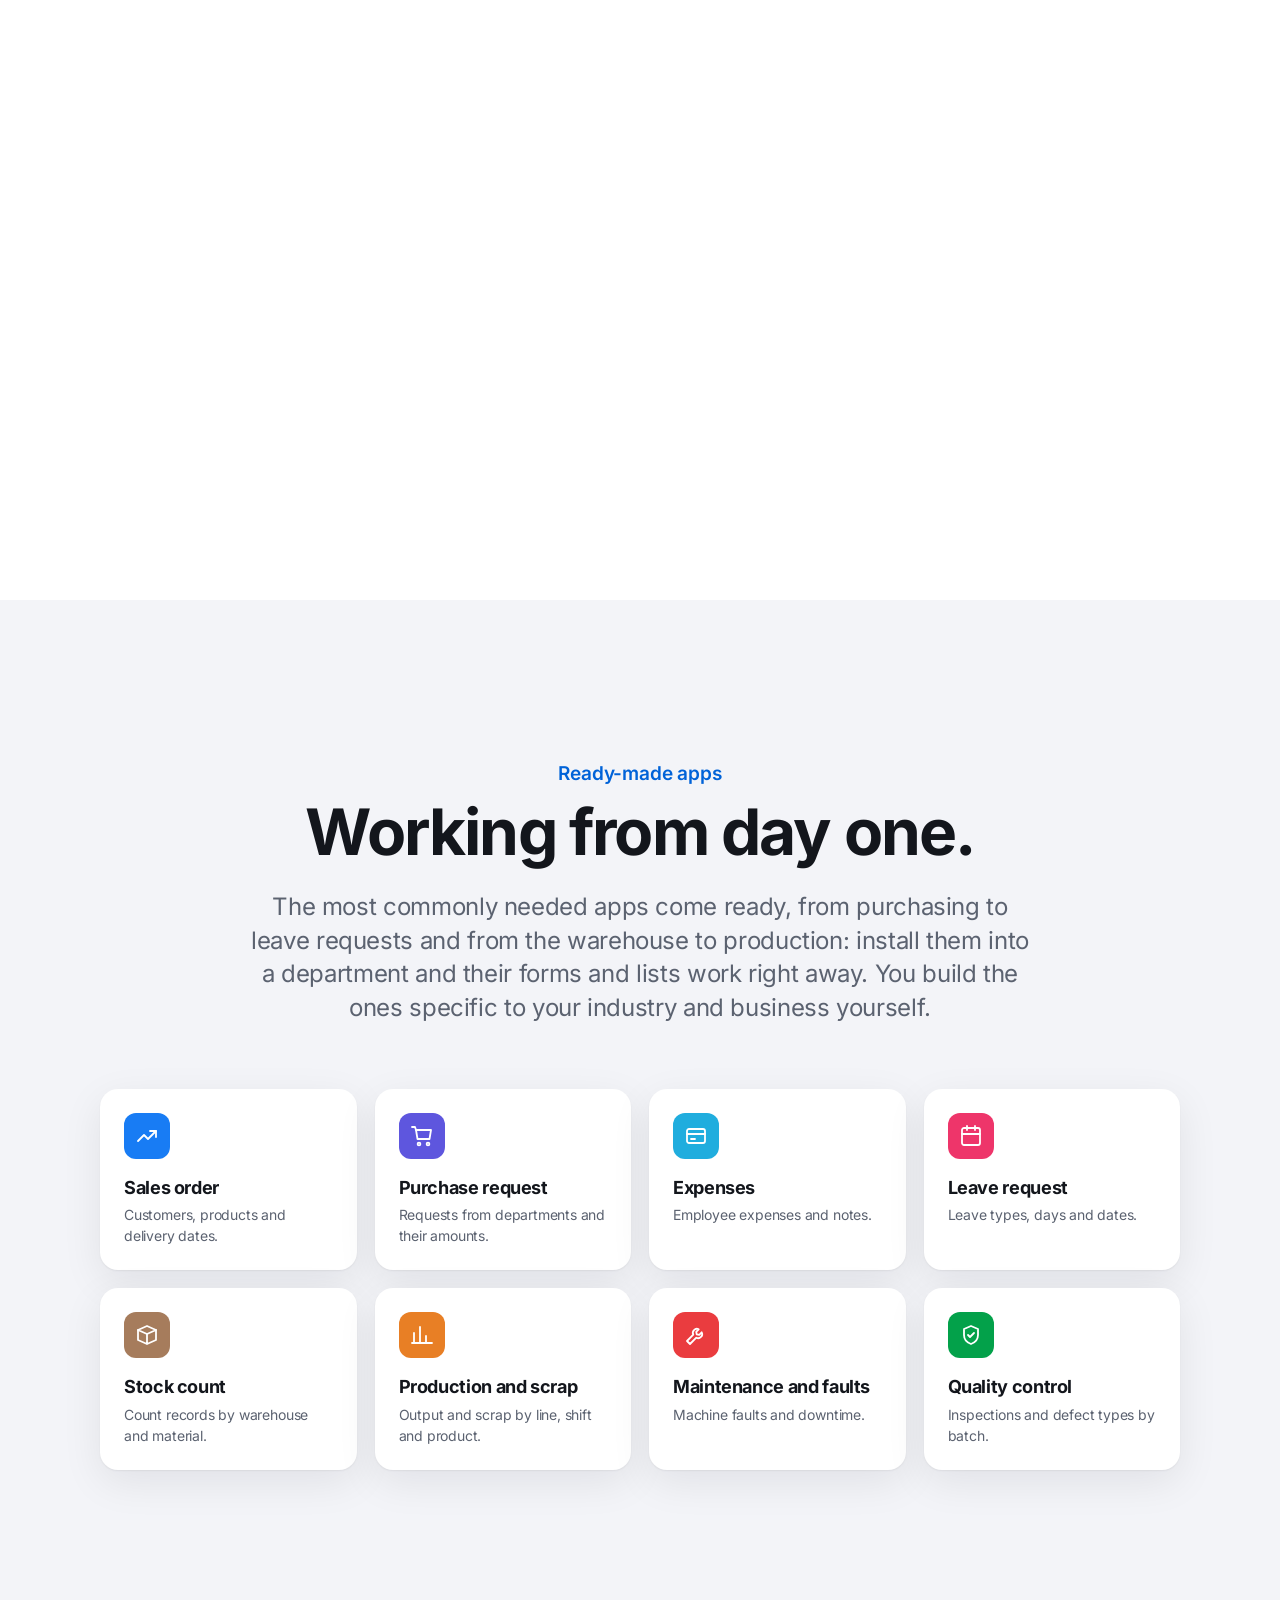
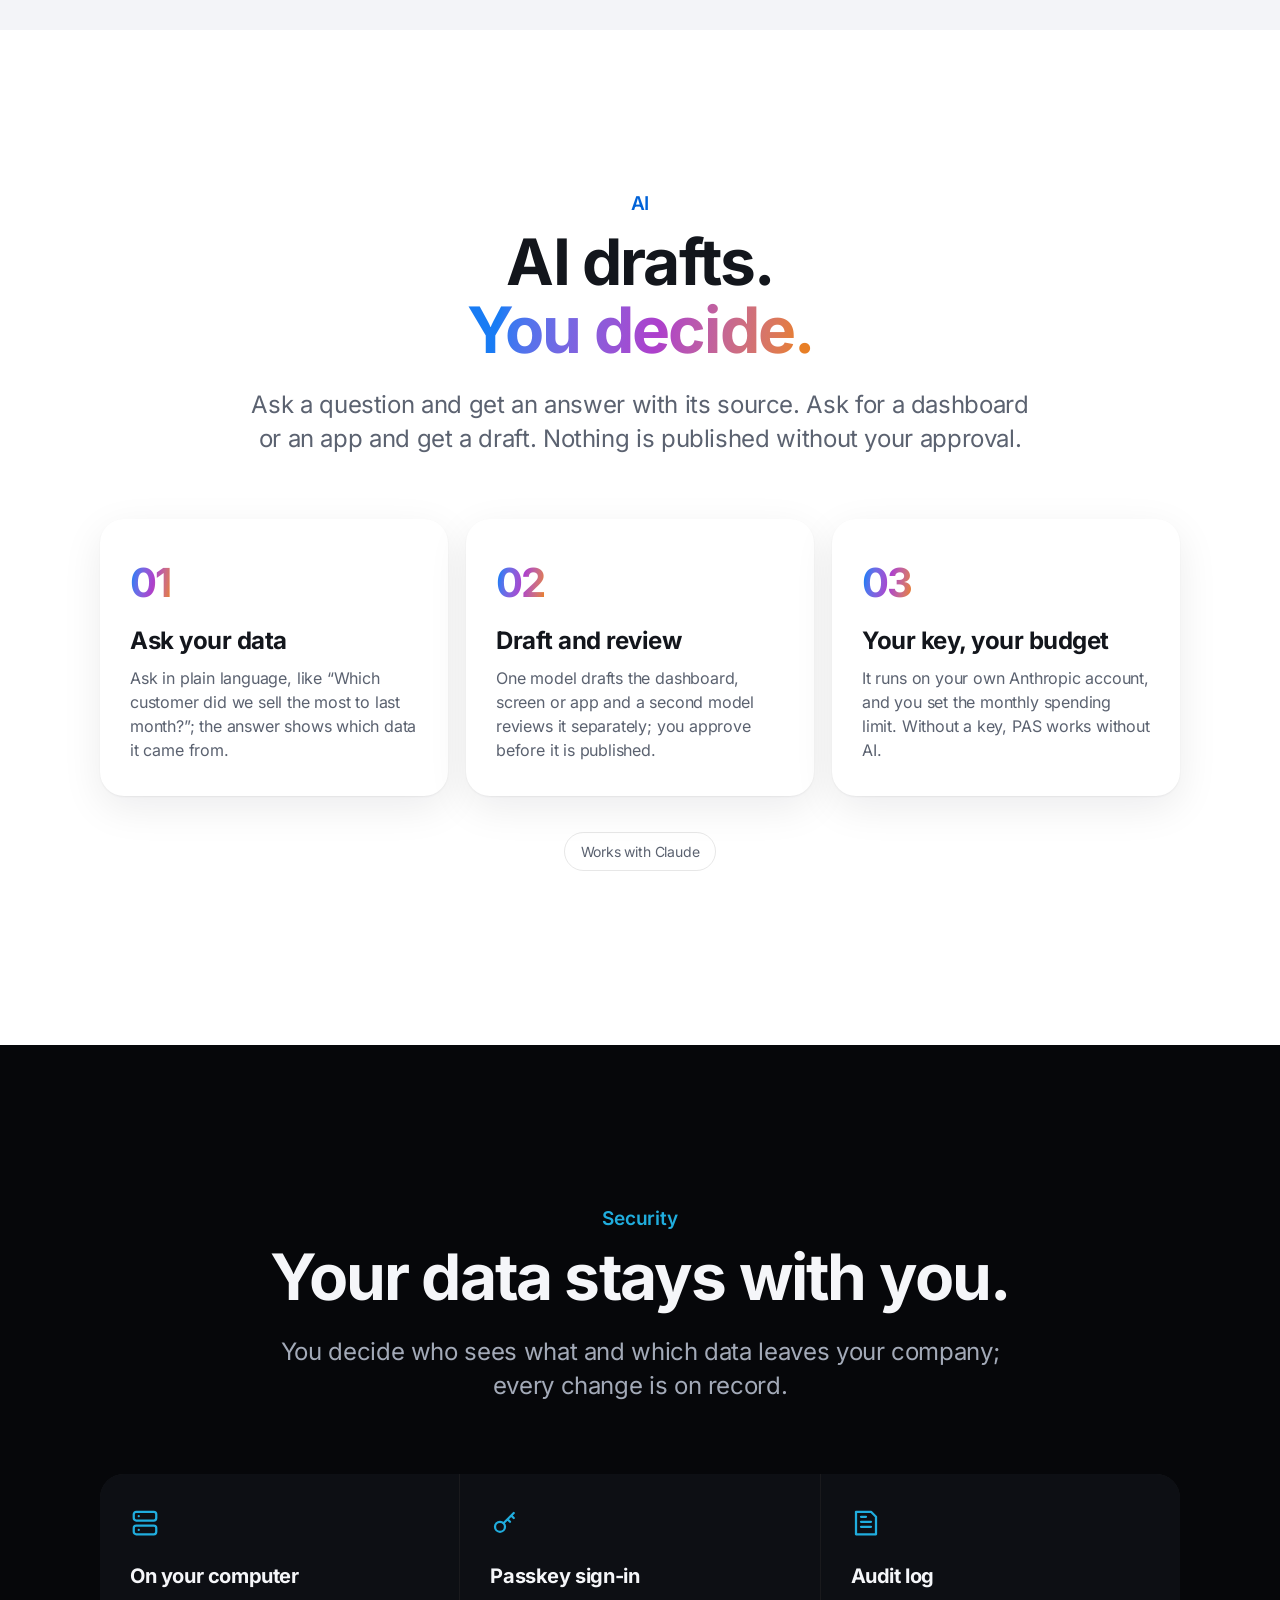
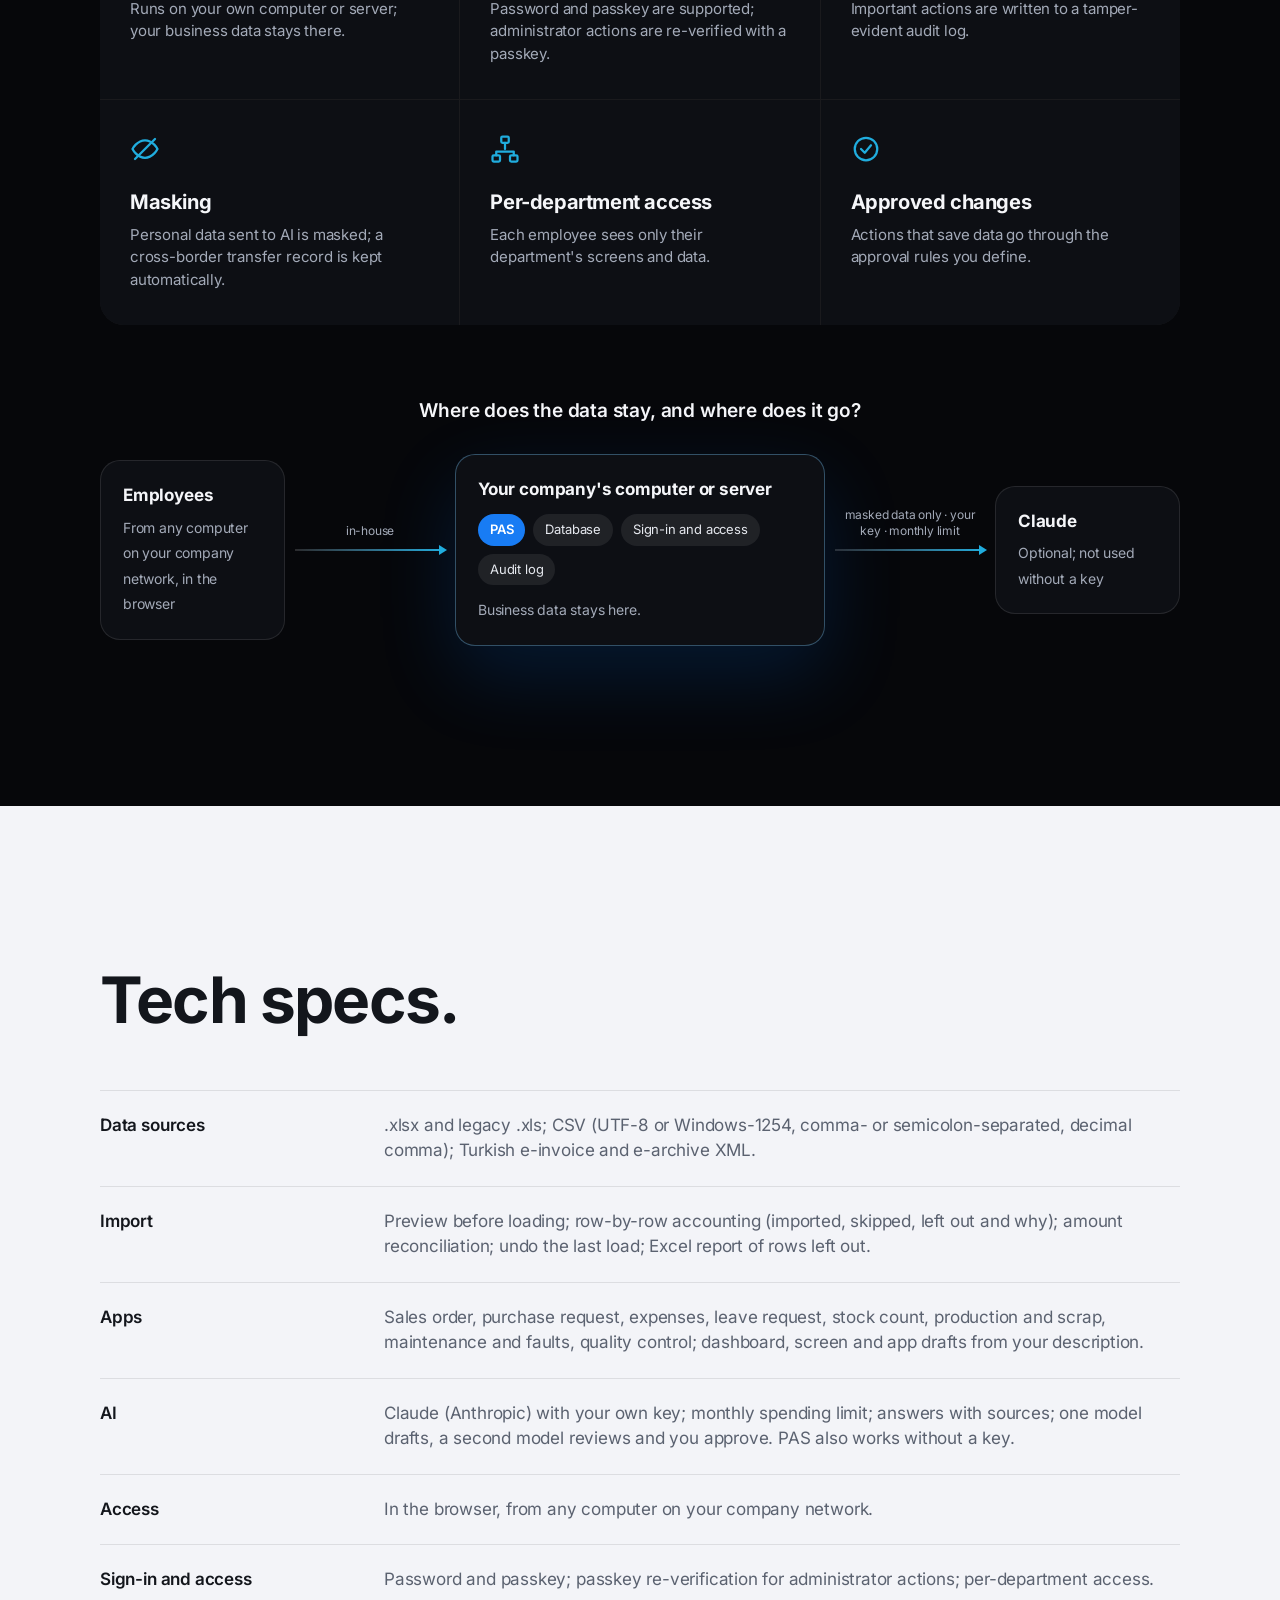
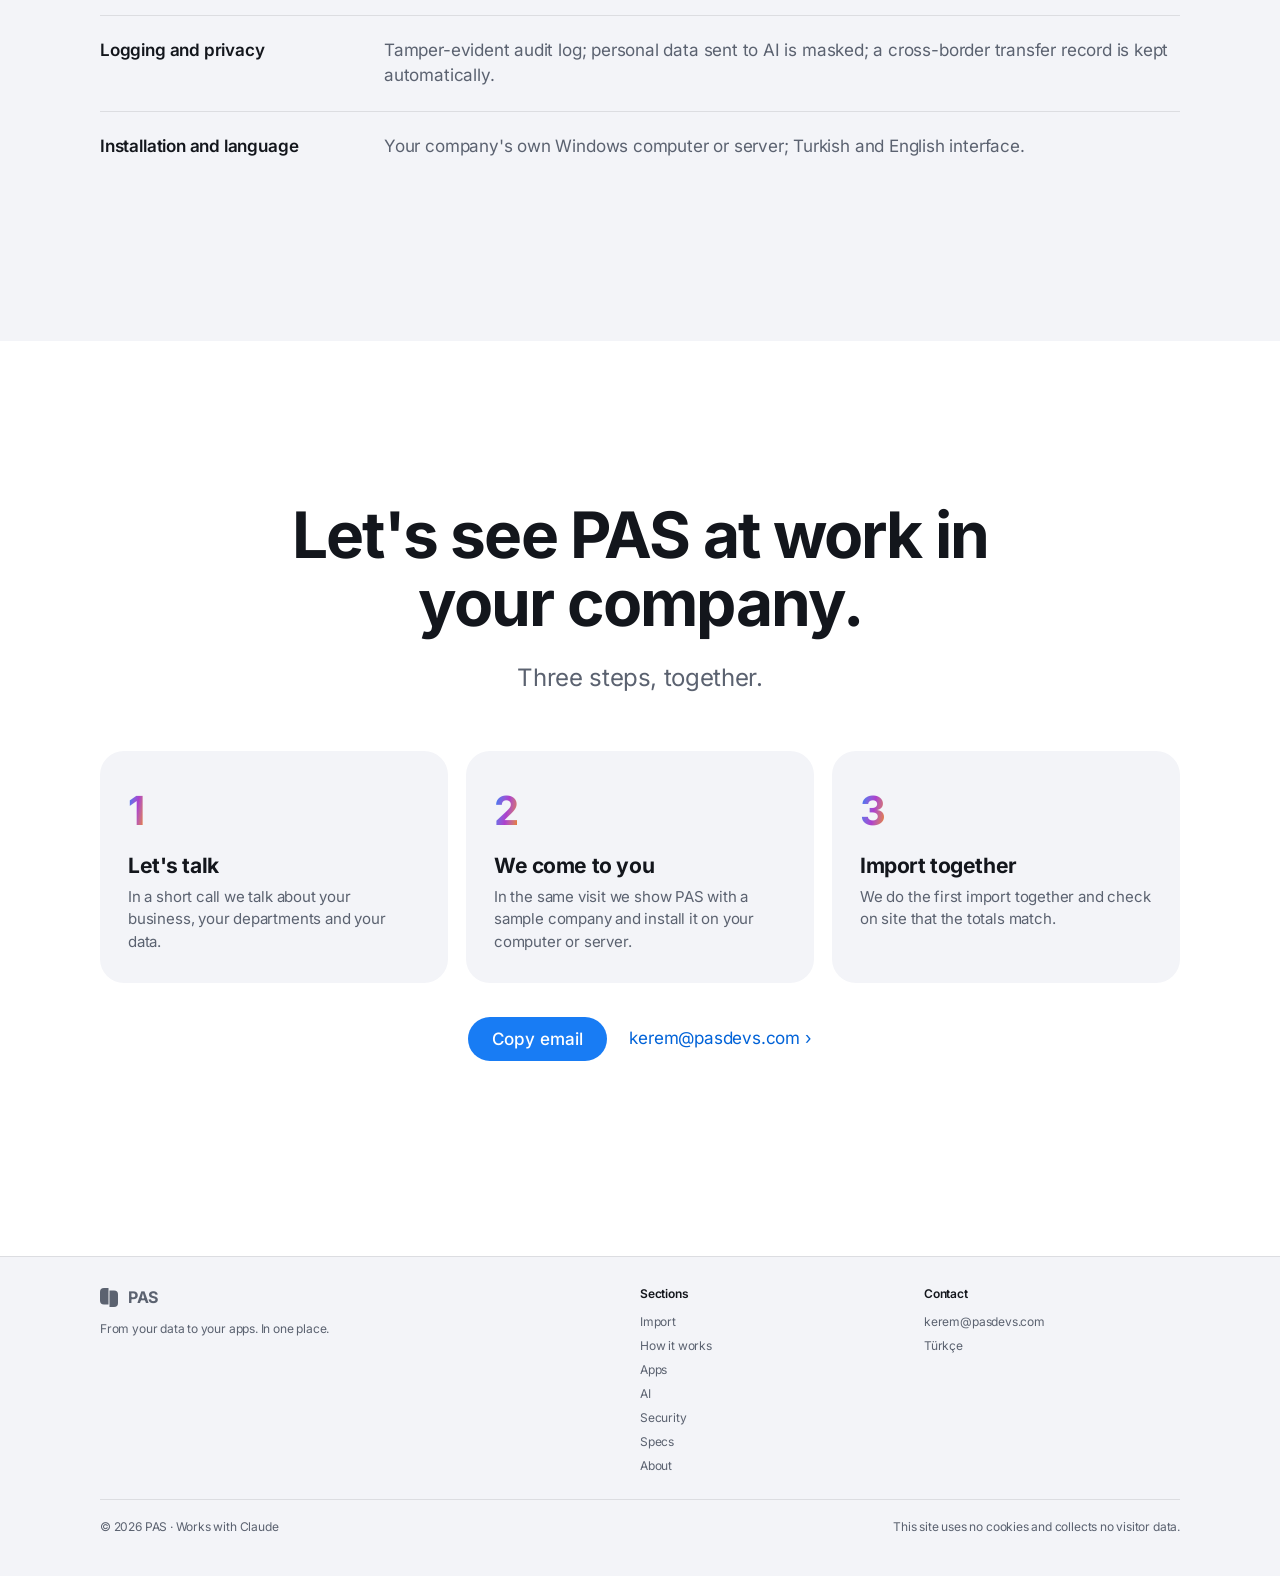
<file: en/index.html>
<!doctype html>
<html lang="en">
<head>
<meta charset="utf-8">
<meta name="viewport" content="width=device-width, initial-scale=1">
<title>PAS — From your data to your apps</title>
<meta name="description" content="PAS imports your company's Excel, CSV and e-invoice data accurately and completely, and turns it into dashboards, forms and apps for every department. It runs on your own computer or server.">
<link rel="canonical" href="https://pasdevs.com/en/">
<link rel="alternate" hreflang="tr" href="https://pasdevs.com/">
<link rel="alternate" hreflang="en" href="https://pasdevs.com/en/">
<link rel="alternate" hreflang="x-default" href="https://pasdevs.com/">
<meta property="og:type" content="website">
<meta property="og:title" content="PAS — From your data to your apps">
<meta property="og:description" content="PAS imports your company's Excel, CSV and e-invoice data accurately and completely, and turns it into dashboards, forms and apps for every department. It runs on your own computer or server.">
<meta property="og:url" content="https://pasdevs.com/en/">
<meta property="og:image" content="https://pasdevs.com/assets/og.png">
<meta property="og:image:width" content="1200">
<meta property="og:image:height" content="630">
<meta name="twitter:card" content="summary_large_image">
<meta name="theme-color" content="#ffffff">
<link rel="icon" href="../assets/simge.svg" type="image/svg+xml">
<link rel="icon" href="../assets/simge-32.png" sizes="32x32" type="image/png">
<link rel="apple-touch-icon" href="../assets/apple-touch-icon.png">
<link rel="preload" href="../assets/fonts/inter-latin-wght-normal.woff2" as="font" type="font/woff2" crossorigin>
<link rel="stylesheet" href="../assets/site.css?v=6edd09432f">
<script src="../assets/site.js?v=21319dc199" defer></script>
<script type="application/ld+json">{"@context":"https://schema.org","@type":"Organization","name":"PAS","url":"https://pasdevs.com/","logo":"https://pasdevs.com/assets/apple-touch-icon.png","email":"kerem@pasdevs.com","founder":{"@type":"Person","name":"Şamil Kerem Yapar"},"address":{"@type":"PostalAddress","addressLocality":"İstanbul","addressCountry":"TR"}}</script>
</head>
<body>
<a class="atla" href="#icerik">Skip to content</a>

<header class="ust">
  <div class="kap">
    <a class="logo" href="/en/" aria-label="PAS">
      <svg viewBox="31 20 450 472" aria-hidden="true"><path d="M243 20H131A100 100 0 0 0 31 120v210a100 100 0 0 0 100 100h112z"/><path d="M268 82h113a100 100 0 0 1 100 100v210a100 100 0 0 1-100 100H268z"/></svg>
      PAS
    </a>
    <nav id="ana-menu" aria-label="Main menu">
      <a href="#aktarim">Import</a>
      <a href="#nasil">How it works</a>
      <a href="#uygulamalar">Apps</a>
      <a href="#yapay-zeka">AI</a>
      <a href="#guvenlik">Security</a>
      <a href="#ozellikler">Specs</a>
      <a href="/en/about/">About</a>
    </nav>
    <a class="dil" href="/" hreflang="tr" lang="tr">Türkçe</a>
    <a class="dugme-kucuk" href="#iletisim">Contact</a>
    <button class="menu-dugme" type="button" aria-controls="ana-menu" aria-expanded="false" aria-label="Open menu"><span></span><span></span></button>
  </div>
</header>

<main id="icerik">
<!-- açılış -->
<section class="acilis">
  <div class="kap">
    <h1 class="belir"><span class="satir">From your data to your apps.</span><span class="satir renkli">In one place.</span></h1>
    <p class="giris belir" style="--i:2">Whatever your industry and size, your Excel, CSV and e-invoice data is imported accurately and completely, and every department, from sales to human resources, works with its own dashboards, forms and apps.</p>
    <div class="dugmeler belir" style="--i:3">
      <a class="dugme" href="#iletisim">Request a meeting</a>
      <a class="bag" href="#nasil">How it works</a>
    </div>
  </div>
  <div class="sahne" aria-hidden="true">
    <div class="pencere">
      <div class="pencere-ust"><i></i><i></i><i></i><span>pas · Sample Co.</span></div>
      <div class="pencere-govde">
        <div class="yan">
          <b>General</b>
          <a>Home</a>
          <a>Ask your data</a>
          <b>Apps</b>
          <a class="secili">Sales</a>
          <a>Purchasing</a>
          <a>Human resources</a>
          <a>Production</a>
          <b>Administration</b>
          <a>Data sources</a>
        </div>
        <div class="ana">
          <div class="ana-baslik"><strong>Sales · Last 3 weeks</strong><span class="etiket">Sample data</span></div>
          <div class="kpi">
            <div><small>Orders</small><strong>26</strong></div>
            <div><small>Sales</small><strong>TRY 400,950</strong></div>
            <div><small>Purchase requests</small><strong>8</strong></div>
          </div>
          <div class="grafik">
            <div class="grafik-baslik"><span>Daily sales</span><span>Last 10 working days</span></div>
            <div class="cubuklar">
              <span class="cubuk" style="--h:78;--i:0"></span>
              <span class="cubuk" style="--h:92;--i:1"></span>
              <span class="cubuk" style="--h:35;--i:2"></span>
              <span class="cubuk" style="--h:16;--i:3"></span>
              <span class="cubuk" style="--h:13;--i:4"></span>
              <span class="cubuk" style="--h:41;--i:5"></span>
              <span class="cubuk" style="--h:21;--i:6"></span>
              <span class="cubuk" style="--h:26;--i:7"></span>
              <span class="cubuk" style="--h:26;--i:8"></span>
              <span class="cubuk" style="--h:20;--i:9"></span>
            </div>
            <div class="gunler"><span>Th</span><span>Fr</span><span>Mo</span><span>Tu</span><span>We</span><span>Th</span><span>Fr</span><span>Mo</span><span>Tu</span><span>We</span></div>
          </div>
        </div>
      </div>
    </div>
  </div>
</section>

<!-- aktarım güvencesi -->
<section class="bolum gri ortali" id="aktarim">
  <div class="kap">
    <p class="ust-baslik belir">Import assurance</p>
    <h2 class="belir" style="--i:1">Every row is accounted for.</h2>
    <p class="giris belir" style="--i:2">Before loading, PAS reads your file and shows you how many rows will be imported, which will be skipped or left out and why, and whether numeric column totals match the file. No row is ever lost silently.</p>
    <div class="denklem" data-gozle>
      <div class="kutu belir" style="--i:0"><small>Rows in file</small><strong data-say="50">0</strong><p>Monthly Excel report</p></div>
      <span class="isaret belir" style="--i:1">=</span>
      <div class="kutu mavi belir" style="--i:2"><small>Imported</small><strong data-say="44">0</strong><p>Data rows</p></div>
      <span class="isaret belir" style="--i:3">+</span>
      <div class="kutu turuncu belir" style="--i:4"><small>Skipped</small><strong data-say="6">0</strong><p>Subtotals and grand total</p></div>
      <span class="isaret belir" style="--i:5">+</span>
      <div class="kutu yesil belir" style="--i:6"><small>Left out</small><strong data-say="0">0</strong><p>Listed with reasons</p></div>
    </div>
    <div class="belir" style="--i:7">
      <p class="mutabakat"><span class="tik"><svg width="12" height="12" viewBox="0 0 12 12" aria-hidden="true"><path d="M2 6.5 5 9l5-6" fill="none" stroke="#fff" stroke-width="2" stroke-linecap="round" stroke-linejoin="round"/></svg></span>Amount total · file: 929,524 · loaded: 929,524</p>
      <p class="dipnot">Sample data: a monthly Excel report with subtotal and grand total rows.</p>
    </div>
    <div class="ozellikler">
      <div class="belir" style="--i:0"><h3>Four formats</h3><p>.xlsx and legacy .xls, CSV with Turkish characters and decimal commas, Turkish e-invoice and e-archive XML.</p></div>
      <div class="belir" style="--i:1"><h3>Values preserved</h3><p>Leading zeros, account codes, cells with units and Turkish dates stay as they are.</p></div>
      <div class="belir" style="--i:2"><h3>Reversible</h3><p>Undo the last load in one click; the previous data comes back.</p></div>
      <div class="belir" style="--i:3"><h3>Reported</h3><p>Download the rows left out as Excel, with their reasons.</p></div>
    </div>
  </div>
</section>

<!-- nasıl çalışır: yapışkan anlatım -->
<section class="anlatim" id="nasil" aria-label="How it works">
  <div class="anlatim-sahne">
    <div>
      <div class="adimlar">
        <div class="adim etkin"><span class="no">01</span><h2>Bring it in.</h2><p>Upload your Excel, CSV and e-invoice files. PAS recognizes the columns itself and saves the data once you approve the preview.</p></div>
        <div class="adim"><span class="no">02</span><h2>Install or generate.</h2><p>Install ready-made apps into a department in one click. Need something else? Describe it and PAS drafts the dashboard, screen or app.</p></div>
        <div class="adim"><span class="no">03</span><h2>Everyone sees their own work.</h2><p>Each department sees only its own screens, forms and reports. Permissions are per department, and every change is recorded.</p></div>
      </div>
      <div class="ilerleme" aria-hidden="true"><i></i><i></i><i></i></div>
    </div>
    <div class="gorsel" aria-hidden="true">
      <div class="panel etkin">
        <div class="panel-baslik"><span>Data sources</span><span class="etiket">Sample data</span></div>
        <div class="dosyalar">
          <div class="dosya"><span class="tur" style="background:oklch(0.62 0.17 150)">XLSX</span><div>Monthly_Report_September.xlsx<small>44 rows imported · 6 total rows skipped</small></div><span class="durum">✓</span></div>
          <div class="dosya"><span class="tur" style="background:oklch(0.6 0.2 257)">CSV</span><div>Sales_October.csv<small>Windows-1254 · semicolon · decimal comma</small></div><span class="durum">✓</span></div>
          <div class="dosya"><span class="tur" style="background:oklch(0.7 0.16 55)">XLS</span><div>Stock_Count_2019.xls<small>Leading zeros kept · hidden row reported</small></div><span class="durum">✓</span></div>
          <div class="dosya"><span class="tur" style="background:oklch(0.58 0.22 318)">XML</span><div>e-Invoice_October.zip<small>6 sales, 2 purchase invoices · amounts reconciled</small></div><span class="durum">✓</span></div>
        </div>
      </div>
      <div class="panel">
        <div class="panel-baslik"><span>Apps</span></div>
        <div class="magaza-mini">
          <div><span class="simge" style="background:oklch(0.6 0.2 257)"><svg viewBox="0 0 24 24" fill="none" stroke="currentColor" stroke-width="1.8" stroke-linecap="round" stroke-linejoin="round" aria-hidden="true"><path d="M3 17 9 11l4 4 8-8"/><path d="M15 7h6v6"/></svg></span><b>Sales order</b><small>Sales</small><br><span class="kur">Installed</span></div>
          <div><span class="simge" style="background:oklch(0.7 0.13 228)"><svg viewBox="0 0 24 24" fill="none" stroke="currentColor" stroke-width="1.8" stroke-linecap="round" stroke-linejoin="round" aria-hidden="true"><rect x="3" y="5" width="18" height="14" rx="2"/><path d="M3 10h18M7 15h4"/></svg></span><b>Expenses</b><small>Finance</small><br><span class="kur">Install</span></div>
          <div><span class="simge" style="background:oklch(0.63 0.22 10)"><svg viewBox="0 0 24 24" fill="none" stroke="currentColor" stroke-width="1.8" stroke-linecap="round" stroke-linejoin="round" aria-hidden="true"><rect x="3" y="4" width="18" height="17" rx="2"/><path d="M8 2v4M16 2v4M3 10h18"/></svg></span><b>Leave request</b><small>Human resources</small><br><span class="kur">Install</span></div>
          <div><span class="simge" style="background:linear-gradient(135deg,oklch(0.6 0.2 257),oklch(0.58 0.22 318))"><svg viewBox="0 0 24 24" fill="none" stroke="currentColor" stroke-width="1.8" stroke-linecap="round" stroke-linejoin="round" aria-hidden="true"><path d="m12 3 1.9 4.6L18.5 9l-4.6 1.9L12 15.5l-1.9-4.6L5.5 9l4.6-1.4z"/><path d="M19 15l.8 2 2 .8-2 .8-.8 2-.8-2-2-.8 2-.8z"/></svg></span><b>Customer visit form</b><small>Drafted from your description</small><br><span class="kur">Generate</span></div>
        </div>
      </div>
      <div class="panel">
        <div class="panel-baslik"><span>Departments</span></div>
        <div class="birimler">
          <div style="background:linear-gradient(160deg,oklch(0.6 0.2 257),oklch(0.52 0.2 265))"><b>Sales</b><span>Orders and invoices</span></div>
          <div style="background:linear-gradient(160deg,oklch(0.62 0.17 150),oklch(0.55 0.15 165))"><b>Human resources</b><span>Leave and expenses</span></div>
          <div style="background:linear-gradient(160deg,oklch(0.7 0.16 55),oklch(0.62 0.18 40))"><b>Production</b><span>Work orders and scrap</span></div>
        </div>
      </div>
    </div>
  </div>
</section>

<!-- hazır uygulamalar -->
<section class="bolum gri ortali" id="uygulamalar">
  <div class="kap">
    <p class="ust-baslik belir">Ready-made apps</p>
    <h2 class="belir" style="--i:1">Working from day one.</h2>
    <p class="giris belir" style="--i:2">The most commonly needed apps come ready, from purchasing to leave requests and from the warehouse to production: install them into a department and their forms and lists work right away. You build the ones specific to your industry and business yourself.</p>
    <div class="izgara">
      <div class="uygulama belir" style="--i:0"><span class="simge" style="background:oklch(0.6 0.2 257)"><svg viewBox="0 0 24 24" fill="none" stroke="currentColor" stroke-width="1.8" stroke-linecap="round" stroke-linejoin="round" aria-hidden="true"><path d="M3 17 9 11l4 4 8-8"/><path d="M15 7h6v6"/></svg></span><h3>Sales order</h3><p>Customers, products and delivery dates.</p></div>
      <div class="uygulama belir" style="--i:1"><span class="simge" style="background:oklch(0.54 0.2 280)"><svg viewBox="0 0 24 24" fill="none" stroke="currentColor" stroke-width="1.8" stroke-linecap="round" stroke-linejoin="round" aria-hidden="true"><path d="M6 6h15l-1.5 9h-12z"/><path d="M6 6 5 3H2"/><circle cx="9" cy="20" r="1.4"/><circle cx="18" cy="20" r="1.4"/></svg></span><h3>Purchase request</h3><p>Requests from departments and their amounts.</p></div>
      <div class="uygulama belir" style="--i:2"><span class="simge" style="background:oklch(0.7 0.13 228)"><svg viewBox="0 0 24 24" fill="none" stroke="currentColor" stroke-width="1.8" stroke-linecap="round" stroke-linejoin="round" aria-hidden="true"><rect x="3" y="5" width="18" height="14" rx="2"/><path d="M3 10h18M7 15h4"/></svg></span><h3>Expenses</h3><p>Employee expenses and notes.</p></div>
      <div class="uygulama belir" style="--i:3"><span class="simge" style="background:oklch(0.63 0.22 10)"><svg viewBox="0 0 24 24" fill="none" stroke="currentColor" stroke-width="1.8" stroke-linecap="round" stroke-linejoin="round" aria-hidden="true"><rect x="3" y="4" width="18" height="17" rx="2"/><path d="M8 2v4M16 2v4M3 10h18"/></svg></span><h3>Leave request</h3><p>Leave types, days and dates.</p></div>
      <div class="uygulama belir" style="--i:4"><span class="simge" style="background:oklch(0.62 0.07 58)"><svg viewBox="0 0 24 24" fill="none" stroke="currentColor" stroke-width="1.8" stroke-linecap="round" stroke-linejoin="round" aria-hidden="true"><path d="m3 7 9-4 9 4-9 4-9-4Z"/><path d="M3 7v10l9 4 9-4V7M12 11v10"/></svg></span><h3>Stock count</h3><p>Count records by warehouse and material.</p></div>
      <div class="uygulama belir" style="--i:5"><span class="simge" style="background:oklch(0.7 0.16 55)"><svg viewBox="0 0 24 24" fill="none" stroke="currentColor" stroke-width="1.8" stroke-linecap="round" stroke-linejoin="round" aria-hidden="true"><path d="M4 20V10M10 20V4M16 20v-7M22 20H2"/></svg></span><h3>Production and scrap</h3><p>Output and scrap by line, shift and product.</p></div>
      <div class="uygulama belir" style="--i:6"><span class="simge" style="background:oklch(0.62 0.21 25)"><svg viewBox="0 0 24 24" fill="none" stroke="currentColor" stroke-width="1.8" stroke-linecap="round" stroke-linejoin="round" aria-hidden="true"><path d="M14.7 6.3a4 4 0 0 0-5.4 5.4L3 18l3 3 6.3-6.3a4 4 0 0 0 5.4-5.4l-2.5 2.5-2.5-.5-.5-2.5z"/></svg></span><h3>Maintenance and faults</h3><p>Machine faults and downtime.</p></div>
      <div class="uygulama belir" style="--i:7"><span class="simge" style="background:oklch(0.62 0.17 150)"><svg viewBox="0 0 24 24" fill="none" stroke="currentColor" stroke-width="1.8" stroke-linecap="round" stroke-linejoin="round" aria-hidden="true"><path d="M12 3 5 6v6c0 4.5 3 7.5 7 9 4-1.5 7-4.5 7-9V6z"/><path d="m9 12 2 2 4-4"/></svg></span><h3>Quality control</h3><p>Inspections and defect types by batch.</p></div>
    </div>
  </div>
</section>

<!-- yapay zekâ -->
<section class="bolum ortali" id="yapay-zeka">
  <div class="kap">
    <p class="ust-baslik belir">AI</p>
    <h2 class="belir" style="--i:1">AI drafts.<br><span class="renkli">You decide.</span></h2>
    <p class="giris belir" style="--i:2">Ask a question and get an answer with its source. Ask for a dashboard or an app and get a draft. Nothing is published without your approval.</p>
    <div class="kartlar">
      <div class="kart belir" style="--i:0"><span class="no renkli">01</span><h3>Ask your data</h3><p>Ask in plain language, like “Which customer did we sell the most to last month?”; the answer shows which data it came from.</p></div>
      <div class="kart belir" style="--i:1"><span class="no renkli">02</span><h3>Draft and review</h3><p>One model drafts the dashboard, screen or app and a second model reviews it separately; you approve before it is published.</p></div>
      <div class="kart belir" style="--i:2"><span class="no renkli">03</span><h3>Your key, your budget</h3><p>It runs on your own Anthropic account, and you set the monthly spending limit. Without a key, PAS works without AI.</p></div>
    </div>
    <p class="rozet belir">Works with Claude</p>
  </div>
</section>

<!-- güvenlik -->
<section class="bolum koyu ortali" id="guvenlik">
  <div class="kap">
    <p class="ust-baslik belir">Security</p>
    <h2 class="belir" style="--i:1">Your data stays with you.</h2>
    <p class="giris belir" style="--i:2">You decide who sees what and which data leaves your company; every change is on record.</p>
    <div class="guvence">
      <div class="belir" style="--i:0"><svg viewBox="0 0 24 24" fill="none" stroke="currentColor" stroke-width="1.8" stroke-linecap="round" stroke-linejoin="round" aria-hidden="true"><rect x="3" y="3" width="18" height="7" rx="2"/><rect x="3" y="14" width="18" height="7" rx="2"/><path d="M7 6.5h.01M7 17.5h.01"/></svg><h3>On your computer</h3><p>Runs on your own computer or server; your business data stays there.</p></div>
      <div class="belir" style="--i:1"><svg viewBox="0 0 24 24" fill="none" stroke="currentColor" stroke-width="1.8" stroke-linecap="round" stroke-linejoin="round" aria-hidden="true"><circle cx="8" cy="15" r="4"/><path d="m10.8 12.2 8.2-8.2M17 6l2 2M14 9l2 2"/></svg><h3>Passkey sign-in</h3><p>Password and passkey are supported; administrator actions are re-verified with a passkey.</p></div>
      <div class="belir" style="--i:2"><svg viewBox="0 0 24 24" fill="none" stroke="currentColor" stroke-width="1.8" stroke-linecap="round" stroke-linejoin="round" aria-hidden="true"><path d="M8 3h8l4 4v14H4V3z"/><path d="M8 11h8M8 15h8M8 7h4"/></svg><h3>Audit log</h3><p>Important actions are written to a tamper-evident audit log.</p></div>
      <div class="belir" style="--i:3"><svg viewBox="0 0 24 24" fill="none" stroke="currentColor" stroke-width="1.8" stroke-linecap="round" stroke-linejoin="round" aria-hidden="true"><path d="M2 12s3.5-7 10-7 10 7 10 7-3.5 7-10 7S2 12 2 12z"/><path d="M4 20 20 4"/></svg><h3>Masking</h3><p>Personal data sent to AI is masked; a cross-border transfer record is kept automatically.</p></div>
      <div class="belir" style="--i:4"><svg viewBox="0 0 24 24" fill="none" stroke="currentColor" stroke-width="1.8" stroke-linecap="round" stroke-linejoin="round" aria-hidden="true"><rect x="9" y="2" width="6" height="5" rx="1"/><rect x="2" y="17" width="6" height="5" rx="1"/><rect x="16" y="17" width="6" height="5" rx="1"/><path d="M12 7v5M5 17v-3h14v3"/></svg><h3>Per-department access</h3><p>Each employee sees only their department's screens and data.</p></div>
      <div class="belir" style="--i:5"><svg viewBox="0 0 24 24" fill="none" stroke="currentColor" stroke-width="1.8" stroke-linecap="round" stroke-linejoin="round" aria-hidden="true"><circle cx="12" cy="12" r="9"/><path d="m8 12 3 3 5-6"/></svg><h3>Approved changes</h3><p>Actions that save data go through the approval rules you define.</p></div>
    </div>
    <figure class="sema belir" aria-labelledby="sema-baslik">
      <figcaption id="sema-baslik">Where does the data stay, and where does it go?</figcaption>
      <div class="sema-akis">
        <div class="sema-uc"><b>Employees</b><span>From any computer on your company network, in the browser</span></div>
        <div class="sema-ok"><span>in-house</span></div>
        <div class="sema-sunucu">
          <b>Your company's computer or server</b>
          <div class="sema-cipler"><span class="ana-cip">PAS</span><span>Database</span><span>Sign-in and access</span><span>Audit log</span></div>
          <small>Business data stays here.</small>
        </div>
        <div class="sema-ok dis"><span>masked data only · your key · monthly limit</span></div>
        <div class="sema-uc"><b>Claude</b><span>Optional; not used without a key</span></div>
      </div>
    </figure>
  </div>
</section>

<!-- teknik özellikler -->
<section class="bolum gri" id="ozellikler">
  <div class="kap">
    <h2 class="belir">Tech specs.</h2>
    <dl class="teknik">
      <div class="belir"><dt>Data sources</dt><dd>.xlsx and legacy .xls; CSV (UTF-8 or Windows-1254, comma- or semicolon-separated, decimal comma); Turkish e-invoice and e-archive XML.</dd></div>
      <div class="belir"><dt>Import</dt><dd>Preview before loading; row-by-row accounting (imported, skipped, left out and why); amount reconciliation; undo the last load; Excel report of rows left out.</dd></div>
      <div class="belir"><dt>Apps</dt><dd>Sales order, purchase request, expenses, leave request, stock count, production and scrap, maintenance and faults, quality control; dashboard, screen and app drafts from your description.</dd></div>
      <div class="belir"><dt>AI</dt><dd>Claude (Anthropic) with your own key; monthly spending limit; answers with sources; one model drafts, a second model reviews and you approve. PAS also works without a key.</dd></div>
      <div class="belir"><dt>Access</dt><dd>In the browser, from any computer on your company network.</dd></div>
      <div class="belir"><dt>Sign-in and access</dt><dd>Password and passkey; passkey re-verification for administrator actions; per-department access.</dd></div>
      <div class="belir"><dt>Logging and privacy</dt><dd>Tamper-evident audit log; personal data sent to AI is masked; a cross-border transfer record is kept automatically.</dd></div>
      <div class="belir"><dt>Installation and language</dt><dd>Your company's own Windows computer or server; Turkish and English interface.</dd></div>
    </dl>
  </div>
</section>

<!-- kapanış -->
<section class="bolum ortali kapanis" id="iletisim">
  <div class="kap">
    <h2 class="belir">Let's see PAS at work in your company.</h2>
    <p class="giris belir" style="--i:1">Three steps, together.</p>
    <ol class="surec">
      <li class="belir" style="--i:0"><span class="no renkli">1</span><h3>Let's talk</h3><p>In a short call we talk about your business, your departments and your data.</p></li>
      <li class="belir" style="--i:1"><span class="no renkli">2</span><h3>We come to you</h3><p>In the same visit we show PAS with a sample company and install it on your computer or server.</p></li>
      <li class="belir" style="--i:2"><span class="no renkli">3</span><h3>Import together</h3><p>We do the first import together and check on site that the totals match.</p></li>
    </ol>
    <div class="dugmeler belir" style="--i:3">
      <button class="dugme kopyala" type="button" data-kopyala="kerem@pasdevs.com" data-tamam="Email address copied">Copy email</button>
      <a class="bag" href="mailto:kerem@pasdevs.com">kerem@pasdevs.com</a>
    </div>
    <p class="kopya-durum" role="status" aria-live="polite"></p>
  </div>
</section>

</main>

<footer class="alt">
  <div class="kap alt-ust">
    <div>
      <a class="logo" href="/en/" aria-label="PAS"><svg viewBox="31 20 450 472" aria-hidden="true"><path d="M243 20H131A100 100 0 0 0 31 120v210a100 100 0 0 0 100 100h112z"/><path d="M268 82h113a100 100 0 0 1 100 100v210a100 100 0 0 1-100 100H268z"/></svg>PAS</a>
      <p>From your data to your apps. In one place.</p>
    </div>
    <nav aria-label="Sections">
      <b>Sections</b>
      <a href="#aktarim">Import</a>
      <a href="#nasil">How it works</a>
      <a href="#uygulamalar">Apps</a>
      <a href="#yapay-zeka">AI</a>
      <a href="#guvenlik">Security</a>
      <a href="#ozellikler">Specs</a>
      <a href="/en/about/">About</a>
    </nav>
    <div>
      <b>Contact</b>
      <a href="mailto:kerem@pasdevs.com">kerem@pasdevs.com</a>
      <a href="/" hreflang="tr" lang="tr">Türkçe</a>
    </div>
  </div>
  <div class="kap alt-son">
    <span>© 2026 PAS · Works with Claude</span>
    <span>This site uses no cookies and collects no visitor data.</span>
  </div>
</footer>
</body>
</html>
</file>
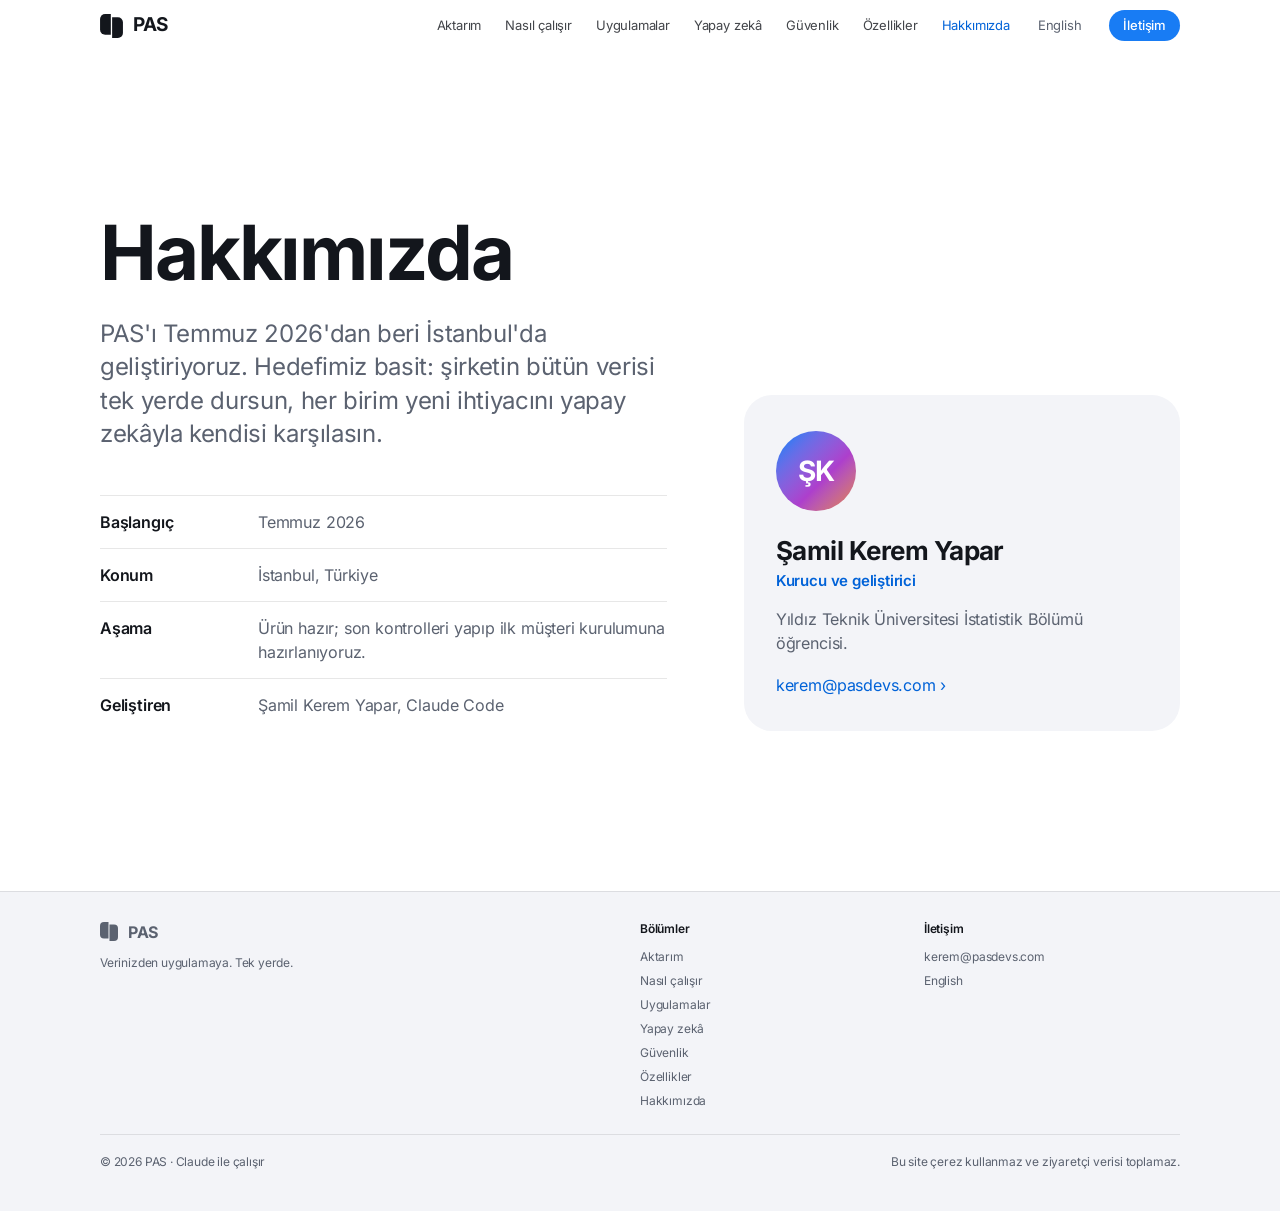
<file: hakkimizda/index.html>
<!doctype html>
<html lang="tr">
<head>
<meta charset="utf-8">
<meta name="viewport" content="width=device-width, initial-scale=1">
<title>Hakkımızda — PAS</title>
<meta name="description" content="PAS'ı Temmuz 2026'dan beri İstanbul'da geliştiriyoruz. Kurucu ve geliştirici: Şamil Kerem Yapar.">
<link rel="canonical" href="https://pasdevs.com/hakkimizda/">
<link rel="alternate" hreflang="tr" href="https://pasdevs.com/hakkimizda/">
<link rel="alternate" hreflang="en" href="https://pasdevs.com/en/about/">
<link rel="alternate" hreflang="x-default" href="https://pasdevs.com/hakkimizda/">
<meta property="og:type" content="website">
<meta property="og:title" content="Hakkımızda — PAS">
<meta property="og:description" content="PAS'ı Temmuz 2026'dan beri İstanbul'da geliştiriyoruz. Kurucu ve geliştirici: Şamil Kerem Yapar.">
<meta property="og:url" content="https://pasdevs.com/hakkimizda/">
<meta property="og:image" content="https://pasdevs.com/assets/og.png">
<meta property="og:image:width" content="1200">
<meta property="og:image:height" content="630">
<meta name="twitter:card" content="summary_large_image">
<meta name="theme-color" content="#ffffff">
<link rel="icon" href="../assets/simge.svg" type="image/svg+xml">
<link rel="icon" href="../assets/simge-32.png" sizes="32x32" type="image/png">
<link rel="apple-touch-icon" href="../assets/apple-touch-icon.png">
<link rel="preload" href="../assets/fonts/inter-latin-wght-normal.woff2" as="font" type="font/woff2" crossorigin>
<link rel="stylesheet" href="../assets/site.css?v=6edd09432f">
<script src="../assets/site.js?v=21319dc199" defer></script>
<script type="application/ld+json">{"@context":"https://schema.org","@type":"Organization","name":"PAS","url":"https://pasdevs.com/","logo":"https://pasdevs.com/assets/apple-touch-icon.png","email":"kerem@pasdevs.com","founder":{"@type":"Person","name":"Şamil Kerem Yapar"},"address":{"@type":"PostalAddress","addressLocality":"İstanbul","addressCountry":"TR"}}</script>
</head>
<body>
<a class="atla" href="#icerik">İçeriğe geç</a>

<header class="ust">
  <div class="kap">
    <a class="logo" href="/" aria-label="PAS">
      <svg viewBox="31 20 450 472" aria-hidden="true"><path d="M243 20H131A100 100 0 0 0 31 120v210a100 100 0 0 0 100 100h112z"/><path d="M268 82h113a100 100 0 0 1 100 100v210a100 100 0 0 1-100 100H268z"/></svg>
      PAS
    </a>
    <nav id="ana-menu" aria-label="Ana menü">
      <a href="/#aktarim">Aktarım</a>
      <a href="/#nasil">Nasıl çalışır</a>
      <a href="/#uygulamalar">Uygulamalar</a>
      <a href="/#yapay-zeka">Yapay zekâ</a>
      <a href="/#guvenlik">Güvenlik</a>
      <a href="/#ozellikler">Özellikler</a>
      <a href="/hakkimizda/" aria-current="page">Hakkımızda</a>
    </nav>
    <a class="dil" href="/en/about/" hreflang="en" lang="en">English</a>
    <a class="dugme-kucuk" href="/#iletisim">İletişim</a>
    <button class="menu-dugme" type="button" aria-controls="ana-menu" aria-expanded="false" aria-label="Menüyü aç"><span></span><span></span></button>
  </div>
</header>

<main id="icerik">
<section class="bolum hakkimizda" aria-labelledby="hk-baslik">
  <div class="kap hk-izgara">
    <div>
      <h1 class="belir" id="hk-baslik">Hakkımızda</h1>
      <p class="giris belir" style="--i:1">PAS'ı Temmuz 2026'dan beri İstanbul'da geliştiriyoruz. Hedefimiz basit: şirketin bütün verisi tek yerde dursun, her birim yeni ihtiyacını yapay zekâyla kendisi karşılasın.</p>
      <dl class="hk-bilgi belir" style="--i:2">
        <div><dt>Başlangıç</dt><dd>Temmuz 2026</dd></div>
        <div><dt>Konum</dt><dd>İstanbul, Türkiye</dd></div>
        <div><dt>Aşama</dt><dd>Ürün hazır; son kontrolleri yapıp ilk müşteri kurulumuna hazırlanıyoruz.</dd></div>
        <div><dt>Geliştiren</dt><dd>Şamil Kerem Yapar, Claude Code</dd></div>
      </dl>
    </div>
    <figure class="kurucu belir" style="--i:2">
      <span class="monogram" aria-hidden="true">ŞK</span>
      <figcaption>
        <b>Şamil Kerem Yapar</b>
        <span class="rol">Kurucu ve geliştirici</span>
        <p>Yıldız Teknik Üniversitesi İstatistik Bölümü öğrencisi.</p>
        <a class="bag" href="mailto:kerem@pasdevs.com">kerem@pasdevs.com</a>
      </figcaption>
    </figure>
  </div>
</section>

</main>

<footer class="alt">
  <div class="kap alt-ust">
    <div>
      <a class="logo" href="/" aria-label="PAS"><svg viewBox="31 20 450 472" aria-hidden="true"><path d="M243 20H131A100 100 0 0 0 31 120v210a100 100 0 0 0 100 100h112z"/><path d="M268 82h113a100 100 0 0 1 100 100v210a100 100 0 0 1-100 100H268z"/></svg>PAS</a>
      <p>Verinizden uygulamaya. Tek yerde.</p>
    </div>
    <nav aria-label="Bölümler">
      <b>Bölümler</b>
      <a href="/#aktarim">Aktarım</a>
      <a href="/#nasil">Nasıl çalışır</a>
      <a href="/#uygulamalar">Uygulamalar</a>
      <a href="/#yapay-zeka">Yapay zekâ</a>
      <a href="/#guvenlik">Güvenlik</a>
      <a href="/#ozellikler">Özellikler</a>
      <a href="/hakkimizda/">Hakkımızda</a>
    </nav>
    <div>
      <b>İletişim</b>
      <a href="mailto:kerem@pasdevs.com">kerem@pasdevs.com</a>
      <a href="/en/about/" hreflang="en" lang="en">English</a>
    </div>
  </div>
  <div class="kap alt-son">
    <span>© 2026 PAS · Claude ile çalışır</span>
    <span>Bu site çerez kullanmaz ve ziyaretçi verisi toplamaz.</span>
  </div>
</footer>
</body>
</html>
</file>
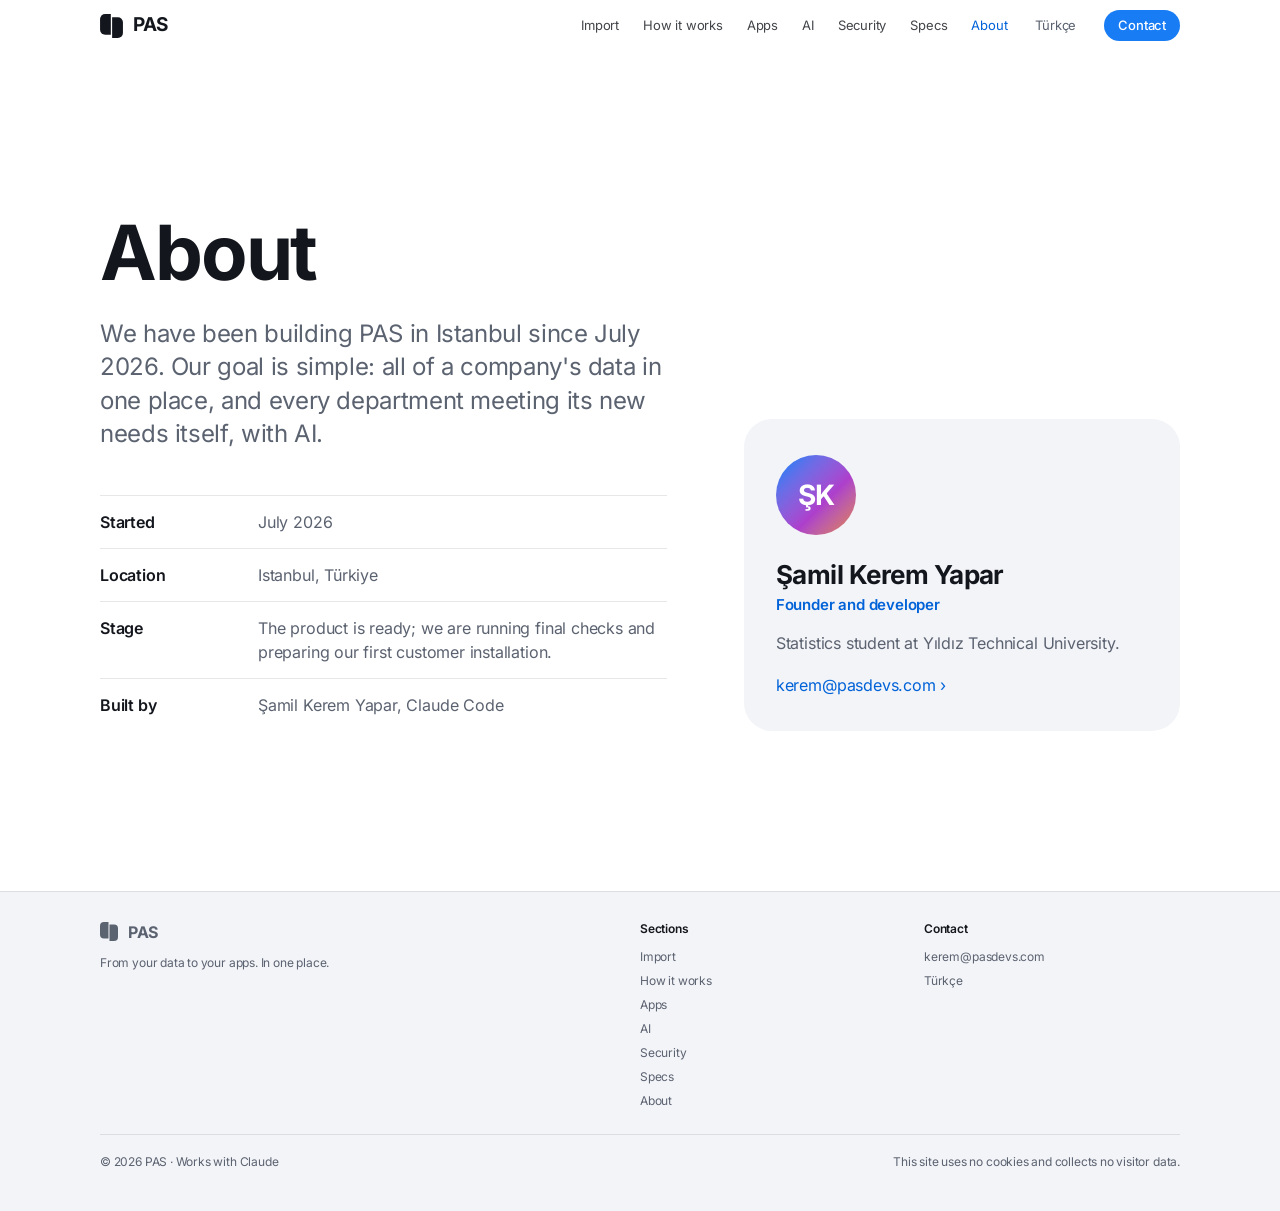
<file: en/about/index.html>
<!doctype html>
<html lang="en">
<head>
<meta charset="utf-8">
<meta name="viewport" content="width=device-width, initial-scale=1">
<title>About — PAS</title>
<meta name="description" content="We have been building PAS in Istanbul since July 2026. Founder and developer: Şamil Kerem Yapar.">
<link rel="canonical" href="https://pasdevs.com/en/about/">
<link rel="alternate" hreflang="tr" href="https://pasdevs.com/hakkimizda/">
<link rel="alternate" hreflang="en" href="https://pasdevs.com/en/about/">
<link rel="alternate" hreflang="x-default" href="https://pasdevs.com/hakkimizda/">
<meta property="og:type" content="website">
<meta property="og:title" content="About — PAS">
<meta property="og:description" content="We have been building PAS in Istanbul since July 2026. Founder and developer: Şamil Kerem Yapar.">
<meta property="og:url" content="https://pasdevs.com/en/about/">
<meta property="og:image" content="https://pasdevs.com/assets/og.png">
<meta property="og:image:width" content="1200">
<meta property="og:image:height" content="630">
<meta name="twitter:card" content="summary_large_image">
<meta name="theme-color" content="#ffffff">
<link rel="icon" href="../../assets/simge.svg" type="image/svg+xml">
<link rel="icon" href="../../assets/simge-32.png" sizes="32x32" type="image/png">
<link rel="apple-touch-icon" href="../../assets/apple-touch-icon.png">
<link rel="preload" href="../../assets/fonts/inter-latin-wght-normal.woff2" as="font" type="font/woff2" crossorigin>
<link rel="stylesheet" href="../../assets/site.css?v=6edd09432f">
<script src="../../assets/site.js?v=21319dc199" defer></script>
<script type="application/ld+json">{"@context":"https://schema.org","@type":"Organization","name":"PAS","url":"https://pasdevs.com/","logo":"https://pasdevs.com/assets/apple-touch-icon.png","email":"kerem@pasdevs.com","founder":{"@type":"Person","name":"Şamil Kerem Yapar"},"address":{"@type":"PostalAddress","addressLocality":"İstanbul","addressCountry":"TR"}}</script>
</head>
<body>
<a class="atla" href="#icerik">Skip to content</a>

<header class="ust">
  <div class="kap">
    <a class="logo" href="/en/" aria-label="PAS">
      <svg viewBox="31 20 450 472" aria-hidden="true"><path d="M243 20H131A100 100 0 0 0 31 120v210a100 100 0 0 0 100 100h112z"/><path d="M268 82h113a100 100 0 0 1 100 100v210a100 100 0 0 1-100 100H268z"/></svg>
      PAS
    </a>
    <nav id="ana-menu" aria-label="Main menu">
      <a href="/en/#aktarim">Import</a>
      <a href="/en/#nasil">How it works</a>
      <a href="/en/#uygulamalar">Apps</a>
      <a href="/en/#yapay-zeka">AI</a>
      <a href="/en/#guvenlik">Security</a>
      <a href="/en/#ozellikler">Specs</a>
      <a href="/en/about/" aria-current="page">About</a>
    </nav>
    <a class="dil" href="/hakkimizda/" hreflang="tr" lang="tr">Türkçe</a>
    <a class="dugme-kucuk" href="/en/#iletisim">Contact</a>
    <button class="menu-dugme" type="button" aria-controls="ana-menu" aria-expanded="false" aria-label="Open menu"><span></span><span></span></button>
  </div>
</header>

<main id="icerik">
<section class="bolum hakkimizda" aria-labelledby="hk-baslik">
  <div class="kap hk-izgara">
    <div>
      <h1 class="belir" id="hk-baslik">About</h1>
      <p class="giris belir" style="--i:1">We have been building PAS in Istanbul since July 2026. Our goal is simple: all of a company's data in one place, and every department meeting its new needs itself, with AI.</p>
      <dl class="hk-bilgi belir" style="--i:2">
        <div><dt>Started</dt><dd>July 2026</dd></div>
        <div><dt>Location</dt><dd>Istanbul, Türkiye</dd></div>
        <div><dt>Stage</dt><dd>The product is ready; we are running final checks and preparing our first customer installation.</dd></div>
        <div><dt>Built by</dt><dd>Şamil Kerem Yapar, Claude Code</dd></div>
      </dl>
    </div>
    <figure class="kurucu belir" style="--i:2">
      <span class="monogram" aria-hidden="true">ŞK</span>
      <figcaption>
        <b>Şamil Kerem Yapar</b>
        <span class="rol">Founder and developer</span>
        <p>Statistics student at Yıldız Technical University.</p>
        <a class="bag" href="mailto:kerem@pasdevs.com">kerem@pasdevs.com</a>
      </figcaption>
    </figure>
  </div>
</section>

</main>

<footer class="alt">
  <div class="kap alt-ust">
    <div>
      <a class="logo" href="/en/" aria-label="PAS"><svg viewBox="31 20 450 472" aria-hidden="true"><path d="M243 20H131A100 100 0 0 0 31 120v210a100 100 0 0 0 100 100h112z"/><path d="M268 82h113a100 100 0 0 1 100 100v210a100 100 0 0 1-100 100H268z"/></svg>PAS</a>
      <p>From your data to your apps. In one place.</p>
    </div>
    <nav aria-label="Sections">
      <b>Sections</b>
      <a href="/en/#aktarim">Import</a>
      <a href="/en/#nasil">How it works</a>
      <a href="/en/#uygulamalar">Apps</a>
      <a href="/en/#yapay-zeka">AI</a>
      <a href="/en/#guvenlik">Security</a>
      <a href="/en/#ozellikler">Specs</a>
      <a href="/en/about/">About</a>
    </nav>
    <div>
      <b>Contact</b>
      <a href="mailto:kerem@pasdevs.com">kerem@pasdevs.com</a>
      <a href="/hakkimizda/" hreflang="tr" lang="tr">Türkçe</a>
    </div>
  </div>
  <div class="kap alt-son">
    <span>© 2026 PAS · Works with Claude</span>
    <span>This site uses no cookies and collects no visitor data.</span>
  </div>
</footer>
</body>
</html>
</file>
<file: assets/site.css>
/* PAS tanıtım sitesi. Palet PAS tasarım dilinden (docs/tasarim/pas-tokenlar.json), font Inter. */

@font-face {
  font-family: "Inter";
  font-style: normal;
  font-display: swap;
  font-weight: 100 900;
  src: url("fonts/inter-latin-ext-wght-normal.woff2") format("woff2-variations");
  unicode-range: U+0100-02BA, U+02BD-02C5, U+02C7-02CC, U+02CE-02D7, U+02DD-02FF, U+0304, U+0308, U+0329, U+1D00-1DBF, U+1E00-1E9F, U+1EF2-1EFF, U+2020, U+20A0-20AB, U+20AD-20C0, U+2113, U+2C60-2C7F, U+A720-A7FF;
}
@font-face {
  font-family: "Inter";
  font-style: normal;
  font-display: swap;
  font-weight: 100 900;
  src: url("fonts/inter-latin-wght-normal.woff2") format("woff2-variations");
  unicode-range: U+0000-00FF, U+0131, U+0152-0153, U+02BB-02BC, U+02C6, U+02DA, U+02DC, U+0304, U+0308, U+0329, U+2000-206F, U+20AC, U+2122, U+2191, U+2193, U+2212, U+2215, U+FEFF, U+FFFD;
}

:root {
  --mavi: oklch(0.6 0.2 257);
  --mavi-koyu: oklch(0.52 0.2 257);
  --yesil: oklch(0.62 0.17 150);
  --turuncu: oklch(0.7 0.16 55);
  --mor: oklch(0.58 0.22 318);
  --camgobegi: oklch(0.7 0.13 228);
  --zemin: #ffffff;
  --zemin-gri: #f3f4f8;
  --zemin-koyu: #06070a;
  --kart: #ffffff;
  --yazi: #13161c;
  --yazi-ikincil: #5b6270;
  --ayirici: rgba(19, 22, 28, 0.1);
  --golge: 0 1px 2px rgba(10, 14, 22, 0.06), 0 12px 40px rgba(10, 14, 22, 0.08);
  --kenar: 18px;
  --genislik: 1080px;
  --ust: 52px;
  --egri: cubic-bezier(0.22, 1, 0.36, 1);
  color-scheme: light;
}

*,
*::before,
*::after {
  box-sizing: border-box;
}

html {
  -webkit-text-size-adjust: 100%;
  scroll-behavior: smooth;
  scroll-padding-top: var(--ust);
}

body {
  margin: 0;
  background: var(--zemin);
  color: var(--yazi);
  font-family: "Inter", system-ui, -apple-system, "Segoe UI", Roboto, sans-serif;
  font-size: 17px;
  line-height: 1.5;
  letter-spacing: -0.011em;
  -webkit-font-smoothing: antialiased;
  text-rendering: optimizeLegibility;
  overflow-x: hidden;
}

a {
  color: var(--mavi-koyu);
  text-decoration: none;
}
a:hover {
  text-decoration: underline;
}
:focus-visible {
  outline: 3px solid var(--mavi);
  outline-offset: 3px;
  border-radius: 6px;
}

.atla {
  position: absolute;
  left: -9999px;
  top: 8px;
  z-index: 100;
  background: var(--yazi);
  color: #fff;
  padding: 8px 14px;
  border-radius: 8px;
}
.atla:focus {
  left: 8px;
}

.kap {
  width: min(var(--genislik), calc(100% - 44px));
  margin-inline: auto;
}

/* --- üst çubuk ---------------------------------------------------------------------------- */

.ust {
  position: sticky;
  top: 0;
  z-index: 50;
  height: var(--ust);
  background: rgba(255, 255, 255, 0.72);
  -webkit-backdrop-filter: saturate(180%) blur(20px);
  backdrop-filter: saturate(180%) blur(20px);
  border-bottom: 1px solid transparent;
  transition: border-color 0.3s;
}
.ust.kaydi {
  border-bottom-color: var(--ayirici);
}
.ust .kap {
  height: 100%;
  display: flex;
  align-items: center;
  gap: 28px;
}
.logo {
  display: inline-flex;
  align-items: center;
  gap: 10px;
  font-weight: 700;
  font-size: 19px;
  letter-spacing: -0.02em;
  color: var(--yazi);
}
.logo:hover {
  text-decoration: none;
}
.logo svg {
  width: 23px;
  height: 24px;
  fill: currentColor;
}
.ust nav {
  display: flex;
  gap: 24px;
  margin-left: auto;
  font-size: 13px;
}
.ust nav a {
  color: var(--yazi);
  opacity: 0.8;
}
.ust nav a:hover {
  opacity: 1;
  text-decoration: none;
}
.dil {
  font-size: 13px;
  color: var(--yazi-ikincil);
}
.dugme-kucuk {
  font-size: 13px;
  font-weight: 500;
  padding: 6px 14px;
  border-radius: 980px;
  background: var(--mavi);
  color: #fff;
}
.dugme-kucuk:hover {
  background: var(--mavi-koyu);
  text-decoration: none;
}

/* --- ortak tipografi ---------------------------------------------------------------------- */

.ust-baslik {
  font-size: 19px;
  font-weight: 600;
  color: var(--mavi-koyu);
  margin: 0 0 10px;
}
h1,
h2,
h3 {
  margin: 0;
  letter-spacing: -0.028em;
  line-height: 1.06;
  font-weight: 700;
}
h1 {
  font-size: clamp(44px, 8vw, 92px);
}
h2 {
  font-size: clamp(36px, 5.6vw, 64px);
}
h3 {
  font-size: 24px;
  letter-spacing: -0.02em;
  line-height: 1.2;
}
.giris {
  font-size: clamp(19px, 2.2vw, 24px);
  line-height: 1.4;
  color: var(--yazi-ikincil);
  letter-spacing: -0.015em;
  max-width: 780px;
}
.ortali {
  text-align: center;
}
.ortali .giris {
  margin-inline: auto;
}
.renkli {
  background: linear-gradient(100deg, var(--mavi) 10%, var(--mor) 55%, var(--turuncu) 95%);
  -webkit-background-clip: text;
  background-clip: text;
  color: transparent;
}

.bolum {
  padding: clamp(96px, 14vw, 160px) 0;
}
.bolum.gri {
  background: var(--zemin-gri);
}

.dugmeler {
  display: flex;
  gap: 22px;
  justify-content: center;
  align-items: center;
  flex-wrap: wrap;
  margin-top: 34px;
}
.dugme {
  display: inline-block;
  font-size: 17px;
  font-weight: 500;
  padding: 12px 24px;
  border-radius: 980px;
  background: var(--mavi);
  color: #fff;
  transition: background 0.2s, transform 0.2s var(--egri);
}
.dugme:hover {
  background: var(--mavi-koyu);
  text-decoration: none;
  transform: scale(1.03);
}
.bag {
  font-size: 17px;
  color: var(--mavi-koyu);
}
.bag::after {
  content: " ›";
}

/* --- görünür olunca beliren öğeler ---------------------------------------------------------- */

.belir {
  opacity: 0;
  transform: translateY(28px);
  transition: opacity 0.9s var(--egri), transform 0.9s var(--egri);
  transition-delay: calc(var(--i, 0) * 90ms);
}
.belir.gorundu {
  opacity: 1;
  transform: none;
}

/* --- açılış -------------------------------------------------------------------------------- */

.acilis {
  padding: clamp(72px, 10vw, 120px) 0 0;
  text-align: center;
  overflow: hidden;
}
.acilis h1 .satir {
  display: block;
}
.acilis .giris {
  margin: 22px auto 0;
}
.sahne {
  perspective: 1400px;
  margin-top: clamp(48px, 7vw, 80px);
  padding-bottom: clamp(60px, 8vw, 100px);
}
.pencere {
  --p: 0;
  width: min(1040px, calc(100% - 32px));
  margin-inline: auto;
  background: var(--kart);
  border-radius: 22px;
  box-shadow: 0 2px 4px rgba(10, 14, 22, 0.06), 0 30px 80px rgba(10, 14, 22, 0.16);
  border: 1px solid var(--ayirici);
  overflow: hidden;
  transform-origin: 50% 0;
  transform: rotateX(calc((1 - var(--p)) * 22deg)) scale(calc(0.9 + var(--p) * 0.1)) translateY(calc((1 - var(--p)) * 30px));
  text-align: left;
  font-size: 13px;
}
.pencere-ust {
  height: 40px;
  display: flex;
  align-items: center;
  gap: 8px;
  padding: 0 16px;
  border-bottom: 1px solid var(--ayirici);
  background: #fbfbfd;
}
.pencere-ust i {
  width: 11px;
  height: 11px;
  border-radius: 50%;
  background: #dfe2e8;
}
.pencere-ust span {
  margin-left: 12px;
  color: var(--yazi-ikincil);
  font-size: 12px;
}
.pencere-govde {
  display: grid;
  grid-template-columns: 190px 1fr;
  min-height: 420px;
}
.yan {
  border-right: 1px solid var(--ayirici);
  padding: 16px 12px;
  background: #fbfbfd;
}
.yan b {
  display: block;
  font-size: 11px;
  text-transform: uppercase;
  letter-spacing: 0.06em;
  color: var(--yazi-ikincil);
  margin: 14px 8px 6px;
  font-weight: 600;
}
.yan a {
  display: block;
  padding: 7px 10px;
  border-radius: 8px;
  color: var(--yazi);
  font-size: 13px;
}
.yan a.secili {
  background: color-mix(in oklch, var(--mavi) 14%, transparent);
  color: var(--mavi-koyu);
  font-weight: 600;
}
.ana {
  padding: 22px 24px;
}
.ana-baslik {
  display: flex;
  align-items: baseline;
  justify-content: space-between;
  margin-bottom: 18px;
}
.ana-baslik strong {
  font-size: 20px;
  letter-spacing: -0.02em;
}
.etiket {
  font-size: 11px;
  color: var(--yazi-ikincil);
  border: 1px solid var(--ayirici);
  padding: 2px 8px;
  border-radius: 980px;
}
.kpi {
  display: grid;
  grid-template-columns: repeat(3, 1fr);
  gap: 12px;
}
.kpi div {
  border: 1px solid var(--ayirici);
  border-radius: 14px;
  padding: 14px;
}
.kpi small {
  display: block;
  color: var(--yazi-ikincil);
  font-size: 12px;
}
.kpi strong {
  font-size: 26px;
  letter-spacing: -0.03em;
}
.grafik {
  margin-top: 14px;
  border: 1px solid var(--ayirici);
  border-radius: 14px;
  padding: 16px;
}
.grafik-baslik {
  display: flex;
  justify-content: space-between;
  color: var(--yazi-ikincil);
  font-size: 12px;
  margin-bottom: 12px;
}
.cubuklar {
  display: flex;
  align-items: flex-end;
  gap: 10px;
  height: 130px;
}
.cubuk {
  flex: 1;
  border-radius: 6px 6px 3px 3px;
  background: linear-gradient(180deg, var(--mavi), color-mix(in oklch, var(--mavi) 55%, white));
  height: calc(var(--h) * 1%);
  transform-origin: bottom;
  transform: scaleY(0);
  transition: transform 1.1s var(--egri);
  transition-delay: calc(var(--i) * 60ms + 200ms);
}
.cubuk.uyari {
  background: linear-gradient(180deg, var(--turuncu), color-mix(in oklch, var(--turuncu) 55%, white));
}
.gorundu .cubuk,
.pencere.gorundu .cubuk {
  transform: scaleY(1);
}
.gunler {
  display: flex;
  gap: 10px;
  margin-top: 6px;
  color: var(--yazi-ikincil);
  font-size: 11px;
}
.gunler span {
  flex: 1;
  text-align: center;
}

/* --- aktarım güvencesi -------------------------------------------------------------------- */

.denklem {
  display: grid;
  grid-template-columns: 1fr auto 1fr auto 1fr auto 1fr;
  align-items: stretch;
  gap: 14px;
  margin-top: 64px;
}
.denklem .isaret {
  align-self: center;
  font-size: 34px;
  font-weight: 300;
  color: var(--yazi-ikincil);
}
.kutu {
  background: var(--kart);
  border-radius: var(--kenar);
  padding: 26px 22px;
  box-shadow: var(--golge);
  text-align: left;
}
.kutu small {
  display: block;
  font-size: 14px;
  color: var(--yazi-ikincil);
}
.kutu strong {
  display: block;
  font-size: clamp(40px, 5vw, 56px);
  letter-spacing: -0.04em;
  line-height: 1.1;
  margin: 6px 0 4px;
  font-variant-numeric: tabular-nums;
}
.kutu p {
  margin: 0;
  font-size: 14px;
  color: var(--yazi-ikincil);
}
.kutu.mavi strong {
  color: var(--mavi-koyu);
}
.kutu.yesil strong {
  color: var(--yesil);
}
.kutu.turuncu strong {
  color: var(--turuncu);
}
.mutabakat {
  margin: 28px auto 0;
  display: inline-flex;
  align-items: center;
  gap: 10px;
  font-size: 15px;
  padding: 10px 18px;
  border-radius: 980px;
  background: var(--kart);
  box-shadow: var(--golge);
}
.mutabakat .tik {
  width: 22px;
  height: 22px;
  border-radius: 50%;
  background: var(--yesil);
  display: grid;
  place-items: center;
}
.dipnot {
  font-size: 13px;
  color: var(--yazi-ikincil);
  margin-top: 14px;
}
.ozellikler {
  display: grid;
  grid-template-columns: repeat(4, 1fr);
  gap: 28px;
  margin-top: 80px;
  text-align: left;
}
.ozellikler h3 {
  font-size: 19px;
  margin-bottom: 6px;
}
.ozellikler p {
  margin: 0;
  font-size: 15px;
  color: var(--yazi-ikincil);
}

/* --- yapışkan anlatım ---------------------------------------------------------------------- */

.anlatim {
  position: relative;
  height: 330vh;
}
.anlatim-sahne {
  position: sticky;
  top: var(--ust);
  height: calc(100vh - var(--ust));
  display: grid;
  grid-template-columns: 1fr 1.15fr;
  align-items: center;
  gap: 56px;
  width: min(var(--genislik), calc(100% - 44px));
  margin-inline: auto;
}
.adimlar {
  position: relative;
  min-height: 280px;
}
.adim {
  position: absolute;
  inset: 0 0 auto 0;
  opacity: 0;
  transform: translateY(24px);
  transition: opacity 0.6s var(--egri), transform 0.6s var(--egri);
}
.adim.etkin {
  opacity: 1;
  transform: none;
}
.adim .no {
  font-size: 15px;
  font-weight: 600;
  color: var(--mavi-koyu);
}
.adim h2 {
  margin: 8px 0 18px;
}
.adim p {
  font-size: 20px;
  color: var(--yazi-ikincil);
  line-height: 1.45;
  margin: 0;
}
.ilerleme {
  display: flex;
  gap: 8px;
  margin-top: 40px;
}
.ilerleme i {
  width: 34px;
  height: 4px;
  border-radius: 4px;
  background: var(--ayirici);
  overflow: hidden;
  position: relative;
}
.ilerleme i::after {
  content: "";
  position: absolute;
  inset: 0;
  background: var(--mavi);
  transform: scaleX(var(--d, 0));
  transform-origin: left;
}
.gorsel {
  position: relative;
  height: min(520px, 70vh);
}
.panel {
  position: absolute;
  inset: 0;
  border-radius: 24px;
  background: var(--kart);
  box-shadow: var(--golge);
  padding: 26px;
  opacity: 0;
  transform: translateY(40px) scale(0.96);
  transition: opacity 0.7s var(--egri), transform 0.7s var(--egri);
  overflow: hidden;
}
.panel.etkin {
  opacity: 1;
  transform: none;
}
.panel-baslik {
  font-weight: 600;
  font-size: 15px;
  margin-bottom: 16px;
  display: flex;
  justify-content: space-between;
}
.dosyalar {
  display: grid;
  gap: 10px;
}
.dosya {
  display: flex;
  align-items: center;
  gap: 14px;
  border: 1px solid var(--ayirici);
  border-radius: 14px;
  padding: 12px 14px;
  font-size: 14px;
}
.dosya .tur {
  width: 40px;
  height: 46px;
  border-radius: 8px;
  display: grid;
  place-items: center;
  font-size: 10px;
  font-weight: 700;
  color: #fff;
}
.dosya small {
  display: block;
  color: var(--yazi-ikincil);
}
.dosya .durum {
  margin-left: auto;
  color: var(--yesil);
  font-weight: 600;
  font-size: 13px;
}
.magaza-mini {
  display: grid;
  grid-template-columns: repeat(2, 1fr);
  gap: 12px;
}
.magaza-mini div {
  border: 1px solid var(--ayirici);
  border-radius: 16px;
  padding: 16px;
  font-size: 14px;
}
.magaza-mini b {
  display: block;
  margin-top: 10px;
}
.magaza-mini small {
  color: var(--yazi-ikincil);
}
.kur {
  margin-top: 10px;
  display: inline-block;
  font-size: 12px;
  font-weight: 600;
  padding: 4px 12px;
  border-radius: 980px;
  background: color-mix(in oklch, var(--mavi) 12%, transparent);
  color: var(--mavi-koyu);
}
.birimler {
  display: grid;
  grid-template-columns: repeat(3, 1fr);
  gap: 12px;
}
.birimler div {
  border-radius: 16px;
  padding: 16px;
  min-height: 150px;
  color: #fff;
  font-size: 13px;
  display: flex;
  flex-direction: column;
  justify-content: space-between;
}
.birimler b {
  font-size: 16px;
}

/* --- uygulamalar --------------------------------------------------------------------------- */

.izgara {
  display: grid;
  grid-template-columns: repeat(4, 1fr);
  gap: 18px;
  margin-top: 64px;
}
.uygulama {
  background: var(--kart);
  border-radius: var(--kenar);
  padding: 24px;
  box-shadow: var(--golge);
  transition: transform 0.4s var(--egri), box-shadow 0.4s var(--egri);
  text-align: left;
}
.uygulama:hover {
  transform: translateY(-4px);
  box-shadow: 0 2px 4px rgba(10, 14, 22, 0.06), 0 22px 50px rgba(10, 14, 22, 0.13);
}
.simge {
  width: 46px;
  height: 46px;
  border-radius: 12px;
  display: grid;
  place-items: center;
  color: #fff;
  margin-bottom: 18px;
}
.simge svg {
  width: 24px;
  height: 24px;
}
.uygulama h3 {
  font-size: 18px;
  margin-bottom: 6px;
}
.uygulama p {
  margin: 0;
  font-size: 14px;
  color: var(--yazi-ikincil);
}

/* --- yapay zekâ --------------------------------------------------------------------------- */

.kartlar {
  display: grid;
  grid-template-columns: repeat(3, 1fr);
  gap: 18px;
  margin-top: 64px;
  text-align: left;
}
.kart {
  background: var(--kart);
  border-radius: 24px;
  padding: 34px 30px;
  box-shadow: var(--golge);
}
.kart .no {
  font-size: 40px;
  font-weight: 700;
  letter-spacing: -0.04em;
}
.kart h3 {
  margin: 14px 0 10px;
}
.kart p {
  margin: 0;
  color: var(--yazi-ikincil);
  font-size: 16px;
}
.rozet {
  display: inline-flex;
  align-items: center;
  gap: 8px;
  margin-top: 36px;
  padding: 8px 16px;
  border-radius: 980px;
  border: 1px solid var(--ayirici);
  font-size: 14px;
  color: var(--yazi-ikincil);
}

/* --- güvenlik (koyu) --------------------------------------------------------------------- */

.koyu {
  background: var(--zemin-koyu);
  color: #f5f6f9;
}
.koyu .giris {
  color: #a3aab8;
}
.koyu .ust-baslik {
  color: var(--camgobegi);
}
.guvence {
  display: grid;
  grid-template-columns: repeat(3, 1fr);
  gap: 1px;
  margin-top: 72px;
  background: rgba(255, 255, 255, 0.08);
  border-radius: 24px;
  overflow: hidden;
  text-align: left;
}
.guvence div {
  background: #0d0f14;
  padding: 34px 30px;
}
.guvence h3 {
  font-size: 20px;
  margin-bottom: 10px;
}
.guvence p {
  margin: 0;
  color: #a3aab8;
  font-size: 15px;
}
.guvence svg {
  width: 30px;
  height: 30px;
  color: var(--camgobegi);
  margin-bottom: 18px;
}

/* --- kapanış ------------------------------------------------------------------------------- */

.kapanis h2 {
  max-width: 820px;
  margin-inline: auto;
}
.alt {
  border-top: 1px solid var(--ayirici);
  padding: 28px 0 40px;
  font-size: 12px;
  color: var(--yazi-ikincil);
  background: var(--zemin-gri);
}
.alt .kap {
  display: flex;
  flex-wrap: wrap;
  gap: 10px 28px;
  justify-content: space-between;
}

/* --- üst çubuk: etkin bölüm ve dar ekran menüsü ----------------------------------------------- */

.ust nav a.etkin,
.ust nav a[aria-current="page"] {
  opacity: 1;
  color: var(--mavi-koyu);
}
.menu-dugme {
  display: none;
  position: relative;
  width: 36px;
  height: 36px;
  padding: 0;
  border: 0;
  background: none;
  color: var(--yazi);
  cursor: pointer;
}
.menu-dugme span {
  position: absolute;
  left: 9px;
  right: 9px;
  height: 1.5px;
  border-radius: 2px;
  background: currentColor;
  transition: transform 0.35s var(--egri), top 0.35s var(--egri);
}
.menu-dugme span:first-child {
  top: 14px;
}
.menu-dugme span:last-child {
  top: 21px;
}
.ust.acik .menu-dugme span:first-child {
  top: 17.5px;
  transform: rotate(45deg);
}
.ust.acik .menu-dugme span:last-child {
  top: 17.5px;
  transform: rotate(-45deg);
}

/* --- güvenlik şeması --------------------------------------------------------------------------- */

.sema {
  margin: 72px 0 0;
  text-align: left;
}
.sema figcaption {
  margin-bottom: 28px;
  text-align: center;
  font-size: 19px;
  font-weight: 600;
}
.sema-akis {
  display: grid;
  grid-template-columns: 1fr auto 2fr auto 1fr;
  align-items: center;
}
.sema-uc,
.sema-sunucu {
  padding: 22px;
  border-radius: 20px;
  background: #0d0f14;
  border: 1px solid rgba(255, 255, 255, 0.1);
}
.sema-uc b,
.sema-sunucu > b {
  display: block;
  margin-bottom: 6px;
  font-size: 17px;
}
.sema-uc span,
.sema-sunucu small {
  font-size: 14px;
  color: #a3aab8;
}
.sema-sunucu {
  border-color: rgba(120, 200, 255, 0.35);
  box-shadow: 0 30px 80px rgba(0, 120, 255, 0.16);
}
.sema-cipler {
  display: flex;
  flex-wrap: wrap;
  gap: 8px;
  margin: 12px 0;
}
.sema-cipler span {
  padding: 6px 12px;
  border-radius: 980px;
  font-size: 13px;
  color: #e6e9ef;
  background: rgba(255, 255, 255, 0.08);
}
.sema-cipler .ana-cip {
  font-weight: 600;
  color: #fff;
  background: var(--mavi);
}
.sema-ok {
  position: relative;
  min-width: 150px;
  height: 2px;
  margin: 0 10px;
  background: linear-gradient(90deg, rgba(255, 255, 255, 0.15), var(--camgobegi));
}
.sema-ok::after {
  content: "";
  position: absolute;
  right: -2px;
  top: -4px;
  border-left: 8px solid var(--camgobegi);
  border-top: 5px solid transparent;
  border-bottom: 5px solid transparent;
}
.sema-ok span {
  position: absolute;
  bottom: 12px;
  left: 50%;
  width: 140px;
  transform: translateX(-50%);
  text-align: center;
  font-size: 12px;
  line-height: 1.35;
  color: #a3aab8;
}

/* --- teknik özellikler ------------------------------------------------------------------------- */

.teknik {
  margin: 56px 0 0;
}
.teknik div {
  display: grid;
  grid-template-columns: 260px 1fr;
  gap: 24px;
  padding: 22px 0;
  border-top: 1px solid var(--ayirici);
}
.teknik dt {
  font-size: 17px;
  font-weight: 600;
}
.teknik dd {
  margin: 0;
  color: var(--yazi-ikincil);
}

/* --- hakkımızda ---------------------------------------------------------------------------------- */

.hakkimizda h1 {
  font-size: clamp(44px, 6.4vw, 76px);
  margin-bottom: 20px;
}
.hk-izgara {
  display: grid;
  grid-template-columns: 1.3fr 1fr;
  gap: clamp(32px, 6vw, 88px);
  align-items: end;
}
.hk-bilgi {
  margin: 44px 0 0;
}
.hk-bilgi div {
  display: grid;
  grid-template-columns: 140px 1fr;
  gap: 18px;
  padding: 14px 0;
  border-top: 1px solid var(--ayirici);
  font-size: 16px;
}
.hk-bilgi dt {
  font-weight: 600;
}
.hk-bilgi dd {
  margin: 0;
  color: var(--yazi-ikincil);
}
.kurucu {
  margin: 0;
  padding: 36px 32px 32px;
  border-radius: 28px;
  background: var(--zemin-gri);
}
.kurucu .monogram {
  display: grid;
  place-items: center;
  width: 80px;
  height: 80px;
  border-radius: 50%;
  background: linear-gradient(135deg, var(--mavi) 10%, var(--mor) 60%, var(--turuncu));
  color: #fff;
  font-size: 28px;
  font-weight: 700;
  letter-spacing: -0.03em;
}
.kurucu b {
  display: block;
  margin: 24px 0 2px;
  font-size: 26px;
  letter-spacing: -0.02em;
  line-height: 1.2;
}
.kurucu .rol {
  font-size: 15px;
  font-weight: 600;
  color: var(--mavi-koyu);
}
.kurucu p {
  margin: 14px 0 0;
  font-size: 16px;
  color: var(--yazi-ikincil);
}
.kurucu .bag {
  display: inline-block;
  margin-top: 18px;
  font-size: 16px;
}

/* --- kapanış: süreç ve kopyalama ----------------------------------------------------------------- */

.surec {
  display: grid;
  grid-template-columns: repeat(3, 1fr);
  gap: 18px;
  margin: 56px 0 0;
  padding: 0;
  list-style: none;
  text-align: left;
}
.surec li {
  padding: 30px 28px;
  border-radius: 24px;
  background: var(--zemin-gri);
}
.surec .no {
  font-size: 40px;
  font-weight: 700;
  letter-spacing: -0.04em;
}
.surec h3 {
  margin: 12px 0 8px;
  font-size: 21px;
}
.surec p {
  margin: 0;
  font-size: 15px;
  color: var(--yazi-ikincil);
}
button.dugme {
  border: 0;
  font-family: inherit;
  cursor: pointer;
}
.dugme.kopyala.tamam {
  background: var(--yesil);
}
.kopya-durum {
  min-height: 1.5em;
  margin: 14px 0 0;
  font-size: 14px;
  color: var(--yazi-ikincil);
}

/* --- alt bilgi ----------------------------------------------------------------------------------- */

.alt .kap.alt-ust {
  display: grid;
  grid-template-columns: 2fr 1fr 1fr;
  gap: 28px;
  margin-bottom: 18px;
  padding-bottom: 24px;
  border-bottom: 1px solid var(--ayirici);
}
.alt-ust .logo {
  font-size: 16px;
}
.alt-ust .logo svg {
  width: 18px;
  height: 19px;
}
.alt-ust p {
  margin: 8px 0 0;
}
.alt-ust nav,
.alt-ust > div:last-child {
  display: flex;
  flex-direction: column;
  gap: 6px;
}
.alt-ust b {
  margin-bottom: 4px;
  font-weight: 600;
  color: var(--yazi);
}
.alt-ust a {
  color: var(--yazi-ikincil);
}

@media (max-width: 900px) {
  .menu-dugme {
    display: block;
  }
  .ust.acik nav {
    position: absolute;
    top: var(--ust);
    left: 0;
    right: 0;
    display: flex;
    flex-direction: column;
    gap: 0;
    margin: 0;
    padding: 6px 22px 18px;
    font-size: 17px;
    background: rgba(255, 255, 255, 0.97);
    -webkit-backdrop-filter: saturate(180%) blur(20px);
    backdrop-filter: saturate(180%) blur(20px);
    border-bottom: 1px solid var(--ayirici);
  }
  .ust.acik nav a {
    padding: 12px 0;
    opacity: 1;
    border-bottom: 1px solid var(--ayirici);
  }
  .sema-akis {
    grid-template-columns: 1fr;
  }
  .sema-ok {
    width: 2px;
    min-width: 0;
    height: 56px;
    margin: 8px auto;
    background: linear-gradient(180deg, rgba(255, 255, 255, 0.15), var(--camgobegi));
  }
  .sema-ok::after {
    right: -4px;
    top: auto;
    bottom: -2px;
    border-left: 5px solid transparent;
    border-right: 5px solid transparent;
    border-top: 8px solid var(--camgobegi);
    border-bottom: 0;
  }
  .sema-ok span {
    bottom: auto;
    top: 50%;
    left: 16px;
    width: calc(50vw - 42px);
    transform: translateY(-50%);
    text-align: left;
  }
  .teknik div {
    grid-template-columns: 1fr;
    gap: 6px;
  }
  .surec,
  .hk-izgara {
    grid-template-columns: 1fr;
  }
}
@media (max-width: 560px) {
  .ust .dil {
    display: none;
  }
  .ust .dugme-kucuk {
    margin-left: auto;
  }
  .hk-bilgi div {
    grid-template-columns: 1fr;
    gap: 2px;
  }
  .alt .kap.alt-ust {
    grid-template-columns: 1fr;
  }
}
@media (prefers-reduced-motion: reduce) {
  .menu-dugme span {
    transition: none !important;
  }
}

/* --- dar ekran ---------------------------------------------------------------------------- */

@media (max-width: 900px) {
  .ust nav {
    display: none;
  }
  .dil {
    margin-left: auto;
  }
  .pencere-govde {
    grid-template-columns: 1fr;
  }
  .yan {
    display: none;
  }
  .denklem {
    grid-template-columns: 1fr;
  }
  .denklem .isaret {
    justify-self: center;
    line-height: 1;
  }
  .ozellikler,
  .izgara {
    grid-template-columns: repeat(2, 1fr);
  }
  .kartlar,
  .guvence {
    grid-template-columns: 1fr;
  }
  .anlatim {
    height: auto;
  }
  .anlatim-sahne {
    position: static;
    height: auto;
    grid-template-columns: 1fr;
    gap: 28px;
  }
  .adimlar {
    min-height: 0;
    display: grid;
    gap: 40px;
  }
  .adim,
  .panel {
    position: static;
    opacity: 1;
    transform: none;
  }
  .gorsel {
    height: auto;
    display: grid;
    gap: 18px;
  }
  .ilerleme {
    display: none;
  }
}
@media (max-width: 560px) {
  .ozellikler,
  .izgara {
    grid-template-columns: 1fr;
  }
  .kpi {
    grid-template-columns: 1fr 1fr;
  }
  .kpi div:last-child {
    display: none;
  }
  .birimler {
    grid-template-columns: 1fr;
  }
}

@media (prefers-reduced-motion: reduce) {
  html {
    scroll-behavior: auto;
  }
  .belir,
  .adim,
  .panel,
  .cubuk,
  .pencere {
    transition: none !important;
    transform: none !important;
  }
  .belir {
    opacity: 1;
  }
}
</file>
